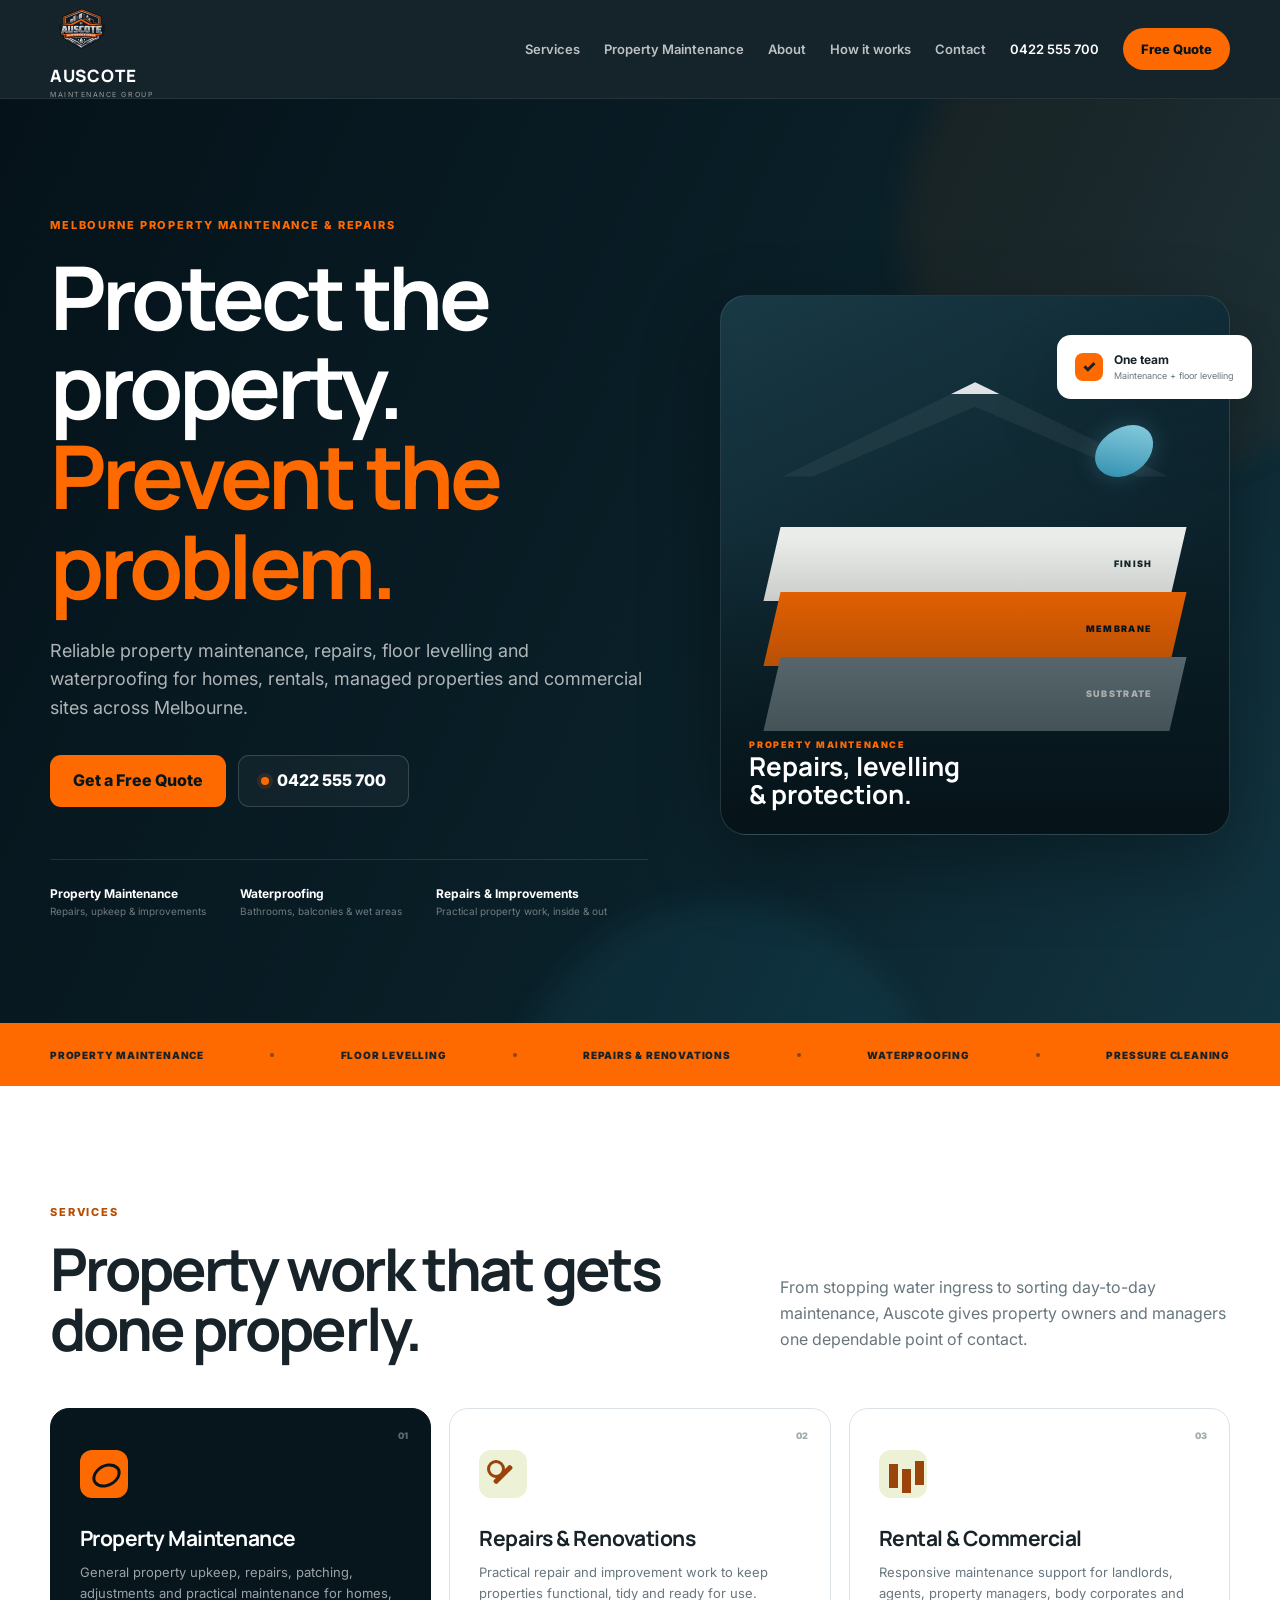
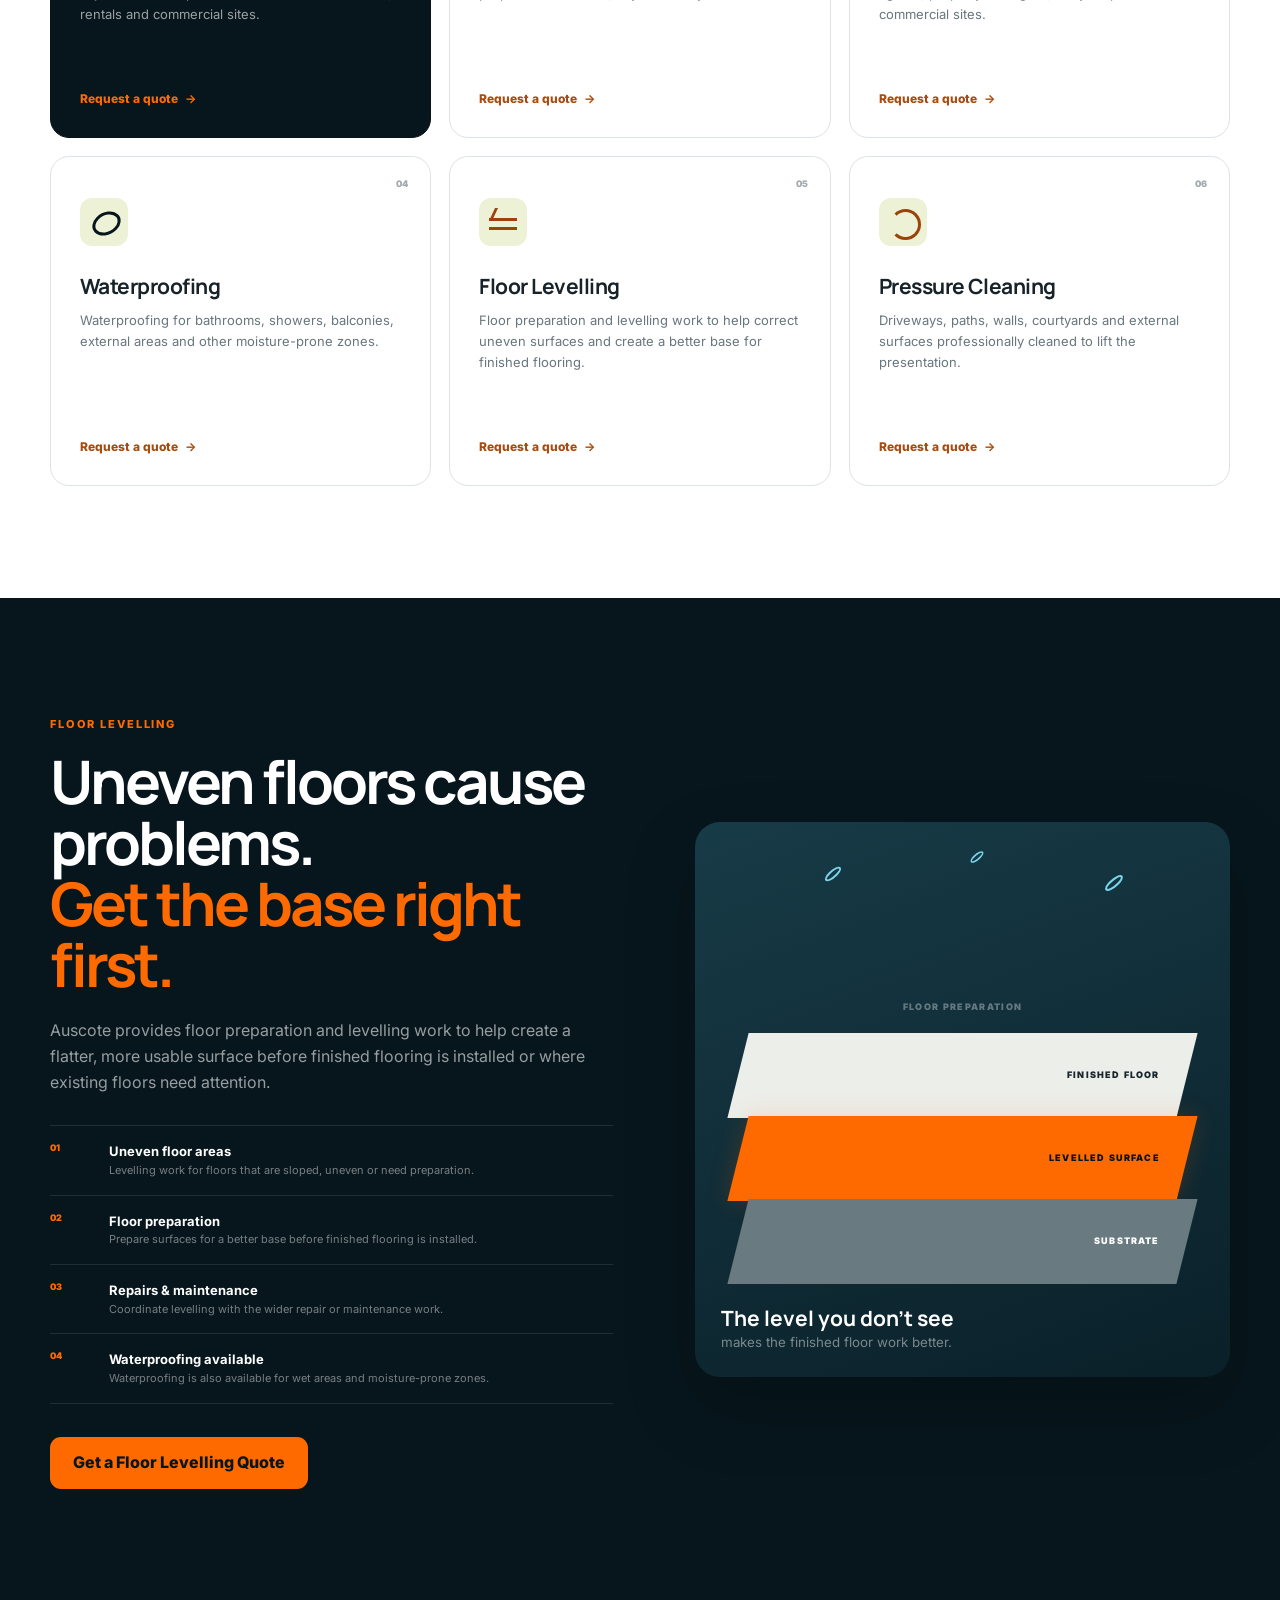
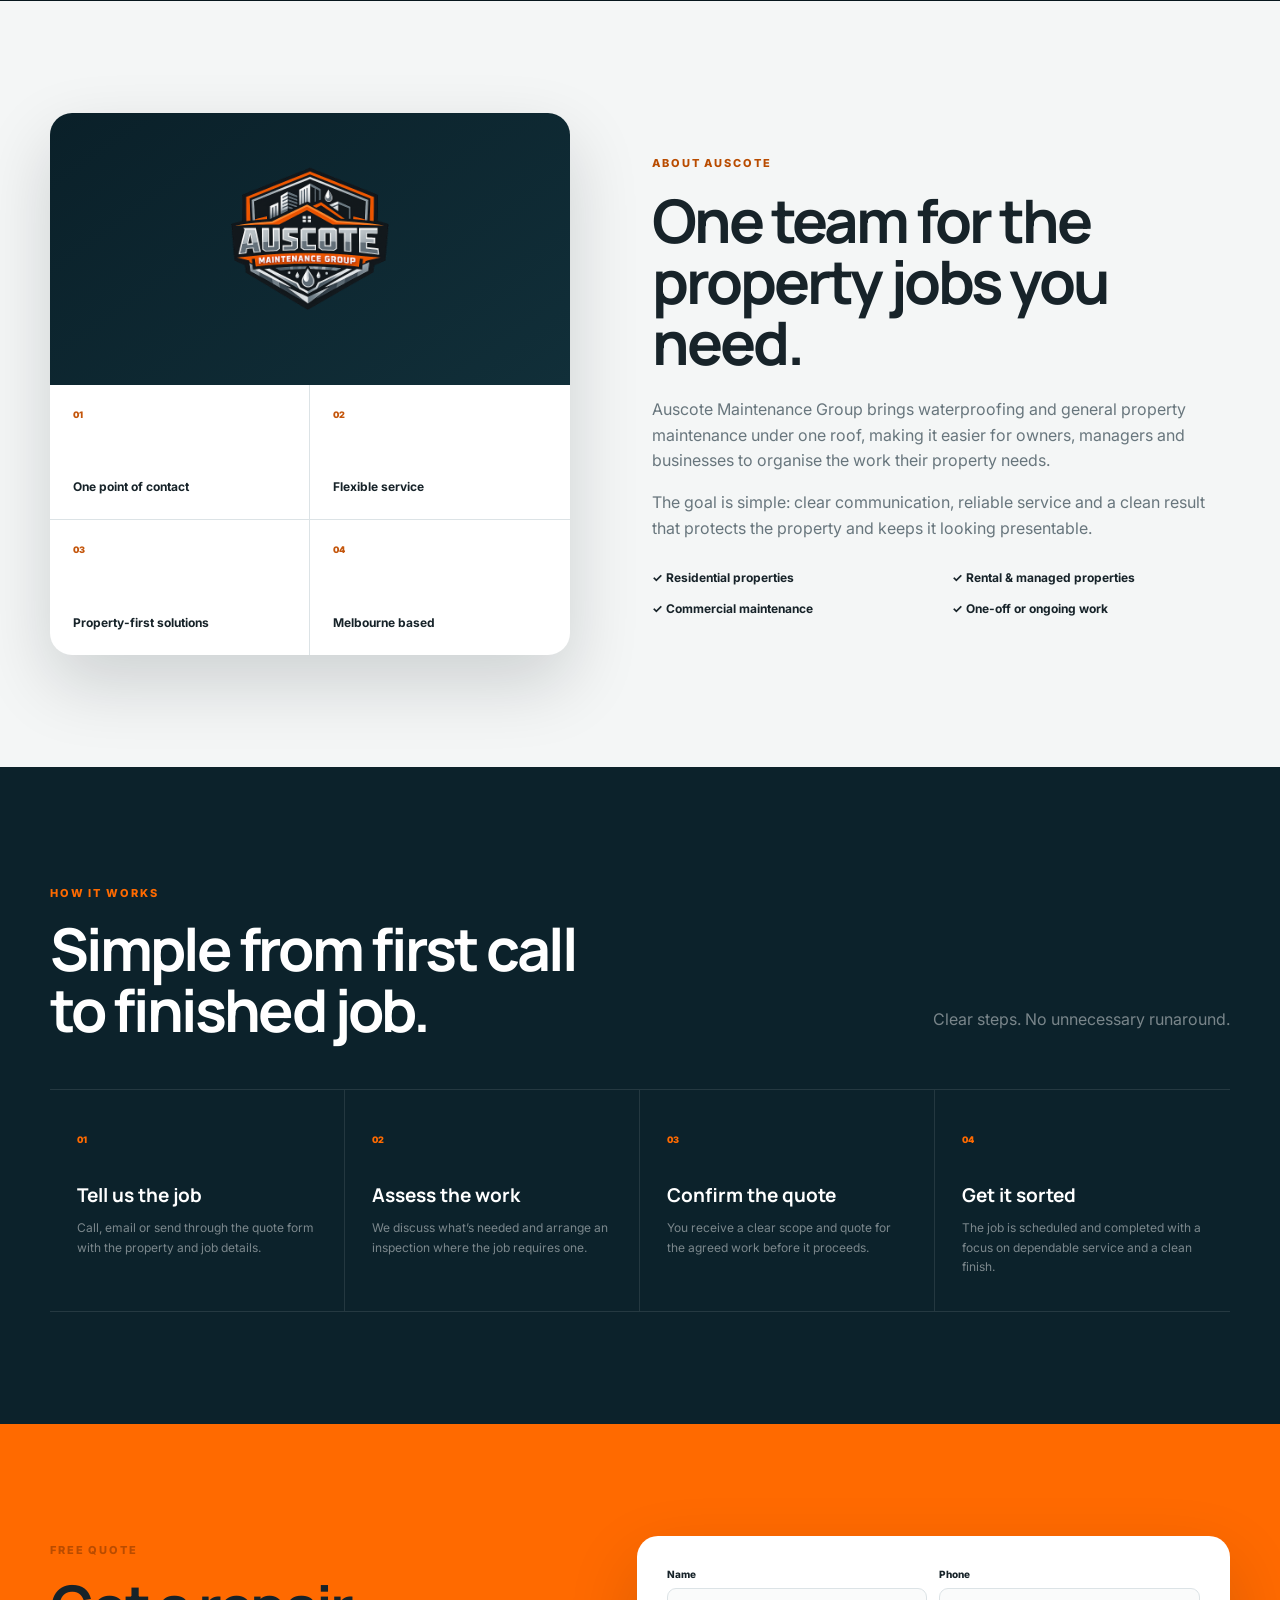
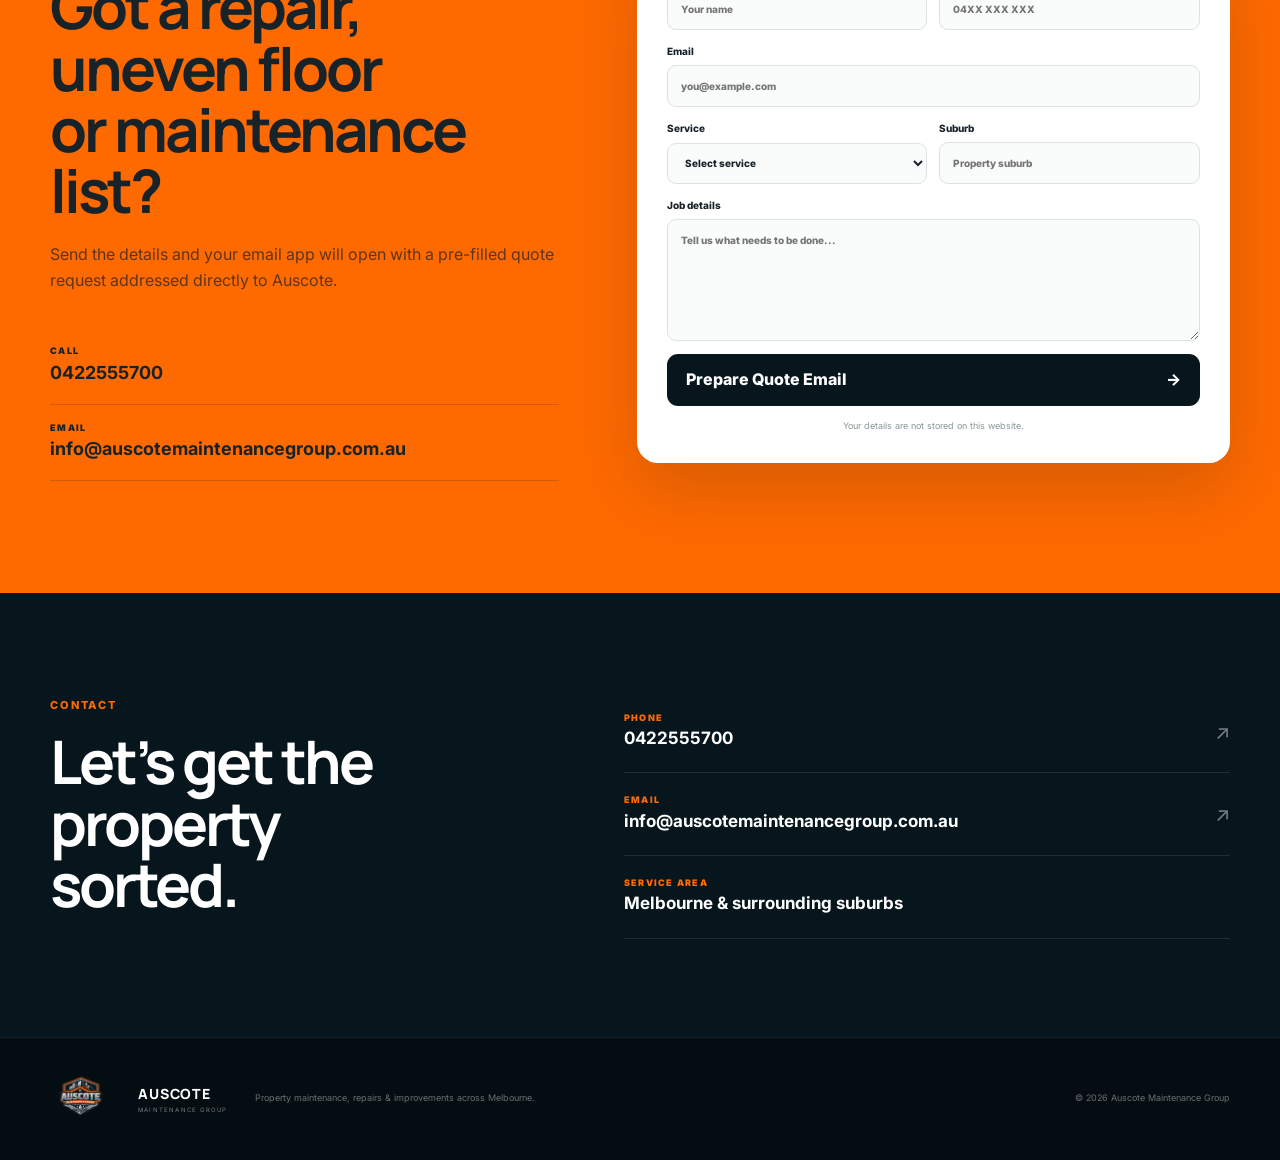
<file: index.html>
<!DOCTYPE html>
<html lang="en">
<head>
  <meta charset="UTF-8" />
  <meta name="viewport" content="width=device-width, initial-scale=1.0" />
  <meta name="theme-color" content="#08161c" />
  <meta name="description" content="Auscote Maintenance Group provides waterproofing and property maintenance services across Melbourne for residential, rental and commercial properties." />
  <title>Auscote Maintenance Group | Property Maintenance Melbourne</title>
  <link rel="preconnect" href="https://fonts.googleapis.com">
  <link rel="preconnect" href="https://fonts.gstatic.com" crossorigin>
  <link href="https://fonts.googleapis.com/css2?family=Inter:wght@400;500;600;700;800&family=Manrope:wght@600;700;800&display=swap" rel="stylesheet">
  <link rel="stylesheet" href="styles.css" />
</head>
<body>

<header class="site-header">
  <div class="container nav">
    <a class="brand" href="#top" aria-label="Auscote Maintenance Group home">
      <img src="auscote-logo.png" alt="Auscote Maintenance Group logo">
      <span class="header-wordmark"><strong>AUSCOTE</strong><small>MAINTENANCE GROUP</small></span>
    </a>

    <button class="menu-btn" aria-label="Open navigation" aria-expanded="false">
      <span></span><span></span><span></span>
    </button>

    <nav class="nav-links">
      <a href="#services">Services</a>
      <a href="#services">Property Maintenance</a>
      <a href="#about">About</a>
      <a href="#process">How it works</a>
      <a href="#contact">Contact</a>
      <a class="nav-call" href="tel:0422555700">0422 555 700</a>
      <a class="nav-quote" href="#quote">Free Quote</a>
    </nav>
  </div>
</header>

<main id="top">
  <section class="hero">
    <div class="hero-glow glow-one"></div>
    <div class="hero-glow glow-two"></div>
    <div class="hero-lines"></div>

    <div class="container hero-grid">
      <div class="hero-copy">
        <span class="eyebrow">MELBOURNE PROPERTY MAINTENANCE & REPAIRS</span>
        <h1>Protect the property.<br><span>Prevent the problem.</span></h1>
        <p class="hero-lead">
          Reliable property maintenance, repairs, floor levelling and waterproofing for homes,
          rentals, managed properties and commercial sites across Melbourne.
        </p>

        <div class="hero-actions">
          <a class="btn primary" href="#quote">Get a Free Quote</a>
          <a class="btn ghost" href="tel:0422555700">
            <span class="phone-dot"></span>
            0422 555 700
          </a>
        </div>

        <div class="trust-row">
          <div>
            <strong>Property Maintenance</strong>
            <span>Repairs, upkeep & improvements</span>
          </div>
          <div>
            <strong>Waterproofing</strong>
            <span>Bathrooms, balconies & wet areas</span>
          </div>
          <div>
            <strong>Repairs & Improvements</strong>
            <span>Practical property work, inside & out</span>
          </div>
        </div>
      </div>

      <div class="hero-feature">
        <div class="feature-frame">
          <div class="feature-roof"></div>
          <div class="feature-surface s1"><span>FINISH</span></div>
          <div class="feature-surface s2"><span>MEMBRANE</span></div>
          <div class="feature-surface s3"><span>SUBSTRATE</span></div>
          <div class="feature-drop"></div>

          <div class="feature-copy">
            <small>PROPERTY MAINTENANCE</small>
            <strong>Repairs, levelling<br>& protection.</strong>
          </div>
        </div>

        <div class="floating-card">
          <span class="tick">✓</span>
          <div>
            <strong>One team</strong>
            <small>Maintenance + floor levelling</small>
          </div>
        </div>
      </div>
    </div>
  </section>

  <section class="credential-strip">
    <div class="container credential-row">
      <span>Property maintenance</span>
      <i></i>
      <span>Floor levelling</span>
      <i></i>
      <span>Repairs & renovations</span>
      <i></i>
      <span>Waterproofing</span>
      <i></i>
      <span>Pressure cleaning</span>
    </div>
  </section>

  <section class="section services" id="services">
    <div class="container">
      <div class="section-intro">
        <div>
          <span class="eyebrow dark">SERVICES</span>
          <h2>Property work that gets<br>done properly.</h2>
        </div>
        <p>
          From stopping water ingress to sorting day-to-day maintenance,
          Auscote gives property owners and managers one dependable point of contact.
        </p>
      </div>

      <div class="service-grid">
        <article class="service-card service-primary">
          <span class="service-index">01</span>
          <div class="icon icon-drop"></div>
          <h3>Property Maintenance</h3>
          <p>General property upkeep, repairs, patching, adjustments and practical maintenance for homes, rentals and commercial sites.</p>
          <a href="#quote">Request a quote <b>→</b></a>
        </article>

        <article class="service-card">
          <span class="service-index">02</span>
          <div class="icon icon-tool"></div>
          <h3>Repairs & Renovations</h3>
          <p>Practical repair and improvement work to keep properties functional, tidy and ready for use.</p>
          <a href="#quote">Request a quote <b>→</b></a>
        </article>

        <article class="service-card">
          <span class="service-index">03</span>
          <div class="icon icon-building"></div>
          <h3>Rental & Commercial</h3>
          <p>Responsive maintenance support for landlords, agents, property managers, body corporates and commercial sites.</p>
          <a href="#quote">Request a quote <b>→</b></a>
        </article>

        <article class="service-card">
          <span class="service-index">04</span>
          <div class="icon icon-drop"></div>
          <h3>Waterproofing</h3>
          <p>Waterproofing for bathrooms, showers, balconies, external areas and other moisture-prone zones.</p>
          <a href="#quote">Request a quote <b>→</b></a>
        </article>

        <article class="service-card">
          <span class="service-index">05</span>
          <div class="icon icon-level"></div>
          <h3>Floor Levelling</h3>
          <p>Floor preparation and levelling work to help correct uneven surfaces and create a better base for finished flooring.</p>
          <a href="#quote">Request a quote <b>→</b></a>
        </article>

        <article class="service-card">
          <span class="service-index">06</span>
          <div class="icon icon-clean"></div>
          <h3>Pressure Cleaning</h3>
          <p>Driveways, paths, walls, courtyards and external surfaces professionally cleaned to lift the presentation.</p>
          <a href="#quote">Request a quote <b>→</b></a>
        </article>
      </div>
    </div>
  </section>

  <section class="waterproofing" id="waterproofing">
    <div class="container waterproof-grid">
      <div class="waterproof-copy">
        <span class="eyebrow">FLOOR LEVELLING</span>
        <h2>Uneven floors cause problems.<br><span>Get the base right first.</span></h2>
        <p>
          Auscote provides floor preparation and levelling work to help create a flatter,
          more usable surface before finished flooring is installed or where existing floors
          need attention.
        </p>

        <div class="waterproof-list">
          <div><span class="number">01</span><div><strong>Uneven floor areas</strong><small>Levelling work for floors that are sloped, uneven or need preparation.</small></div></div>
          <div><span class="number">02</span><div><strong>Floor preparation</strong><small>Prepare surfaces for a better base before finished flooring is installed.</small></div></div>
          <div><span class="number">03</span><div><strong>Repairs & maintenance</strong><small>Coordinate levelling with the wider repair or maintenance work.</small></div></div>
          <div><span class="number">04</span><div><strong>Waterproofing available</strong><small>Waterproofing is also available for wet areas and moisture-prone zones.</small></div></div>
        </div>

        <a class="btn primary" href="#quote">Get a Floor Levelling Quote</a>
      </div>

      <div class="waterproof-art">
        <div class="art-top">
          <span>FLOOR PREPARATION</span>
          <div class="rain r1"></div>
          <div class="rain r2"></div>
          <div class="rain r3"></div>
        </div>
        <div class="art-layer top-layer"><span>FINISHED FLOOR</span></div>
        <div class="art-layer membrane-layer"><span>LEVELLED SURFACE</span></div>
        <div class="art-layer base-layer"><span>SUBSTRATE</span></div>
        <div class="art-note">
          <strong>The level you don’t see</strong>
          <small>makes the finished floor work better.</small>
        </div>
      </div>
    </div>
  </section>

  <section class="section about" id="about">
    <div class="container about-grid">
      <div class="about-card">
        <div class="about-logo">
          <img src="auscote-logo.png" alt="Auscote Maintenance Group">
        </div>

        <div class="about-metrics">
          <div>
            <span>01</span>
            <strong>One point of contact</strong>
          </div>
          <div>
            <span>02</span>
            <strong>Flexible service</strong>
          </div>
          <div>
            <span>03</span>
            <strong>Property-first solutions</strong>
          </div>
          <div>
            <span>04</span>
            <strong>Melbourne based</strong>
          </div>
        </div>
      </div>

      <div class="about-copy">
        <span class="eyebrow dark">ABOUT AUSCOTE</span>
        <h2>One team for the<br>property jobs you need.</h2>
        <p>
          Auscote Maintenance Group brings waterproofing and general property maintenance
          under one roof, making it easier for owners, managers and businesses to organise
          the work their property needs.
        </p>
        <p>
          The goal is simple: clear communication, reliable service and a clean result that
          protects the property and keeps it looking presentable.
        </p>

        <div class="checks">
          <span>✓ Residential properties</span>
          <span>✓ Rental & managed properties</span>
          <span>✓ Commercial maintenance</span>
          <span>✓ One-off or ongoing work</span>
        </div>
      </div>
    </div>
  </section>

  <section class="process" id="process">
    <div class="container">
      <div class="section-intro process-intro">
        <div>
          <span class="eyebrow">HOW IT WORKS</span>
          <h2>Simple from first call<br>to finished job.</h2>
        </div>
        <p>Clear steps. No unnecessary runaround.</p>
      </div>

      <div class="process-grid">
        <article>
          <span>01</span>
          <h3>Tell us the job</h3>
          <p>Call, email or send through the quote form with the property and job details.</p>
        </article>
        <article>
          <span>02</span>
          <h3>Assess the work</h3>
          <p>We discuss what’s needed and arrange an inspection where the job requires one.</p>
        </article>
        <article>
          <span>03</span>
          <h3>Confirm the quote</h3>
          <p>You receive a clear scope and quote for the agreed work before it proceeds.</p>
        </article>
        <article>
          <span>04</span>
          <h3>Get it sorted</h3>
          <p>The job is scheduled and completed with a focus on dependable service and a clean finish.</p>
        </article>
      </div>
    </div>
  </section>

  <section class="quote" id="quote">
    <div class="container quote-grid">
      <div class="quote-copy">
        <span class="eyebrow dark">FREE QUOTE</span>
        <h2>Got a repair, uneven floor<br>or maintenance list?</h2>
        <p>
          Send the details and your email app will open with a pre-filled quote request
          addressed directly to Auscote.
        </p>

        <div class="contact-stack">
          <a href="tel:0422555700">
            <small>CALL</small>
            <strong>0422555700</strong>
          </a>
          <a href="mailto:info@auscotemaintenancegroup.com.au">
            <small>EMAIL</small>
            <strong>info@auscotemaintenancegroup.com.au</strong>
          </a>
        </div>
      </div>

      <form class="quote-form" id="quoteForm">
        <div class="form-row">
          <label>
            Name
            <input name="name" type="text" placeholder="Your name" required>
          </label>
          <label>
            Phone
            <input name="phone" type="tel" placeholder="04XX XXX XXX" required>
          </label>
        </div>

        <label>
          Email
          <input name="email" type="email" placeholder="you@example.com" required>
        </label>

        <div class="form-row">
          <label>
            Service
            <select name="service" required>
              <option value="">Select service</option>
              <option>Property Maintenance</option>
              <option>Floor Levelling</option>
              <option>Repairs & Renovations</option>
              <option>Pressure Cleaning</option>
              <option>Waterproofing</option>
              <option>Rental / Commercial Maintenance</option>
              <option>Other</option>
            </select>
          </label>
          <label>
            Suburb
            <input name="suburb" type="text" placeholder="Property suburb">
          </label>
        </div>

        <label>
          Job details
          <textarea name="message" rows="6" placeholder="Tell us what needs to be done..." required></textarea>
        </label>

        <button class="btn form-btn" type="submit">Prepare Quote Email <span>→</span></button>
        <small class="form-note">Your details are not stored on this website.</small>
      </form>
    </div>
  </section>

  <section class="contact" id="contact">
    <div class="container contact-grid">
      <div>
        <span class="eyebrow">CONTACT</span>
        <h2>Let’s get the property<br>sorted.</h2>
      </div>

      <div class="contact-links">
        <a href="tel:0422555700">
          <div>
            <small>PHONE</small>
            <strong>0422555700</strong>
          </div>
          <span>↗</span>
        </a>

        <a href="mailto:info@auscotemaintenancegroup.com.au">
          <div>
            <small>EMAIL</small>
            <strong>info@auscotemaintenancegroup.com.au</strong>
          </div>
          <span>↗</span>
        </a>

        <div class="service-area">
          <div>
            <small>SERVICE AREA</small>
            <strong>Melbourne & surrounding suburbs</strong>
          </div>
        </div>
      </div>
    </div>
  </section>
</main>

<footer>
  <div class="container footer">
    <div class="footer-brand"><img src="auscote-logo.png" alt="Auscote Maintenance Group"><span><strong>AUSCOTE</strong><small>MAINTENANCE GROUP</small></span></div>
    <p>Property maintenance, repairs & improvements across Melbourne.</p>
    <small>© <span id="year"></span> Auscote Maintenance Group</small>
  </div>
</footer>

<div class="mobile-cta">
  <a href="tel:0422555700">Call Now</a>
  <a href="#quote">Free Quote</a>
</div>

<script src="script.js"></script>
</body>
</html>
</file>
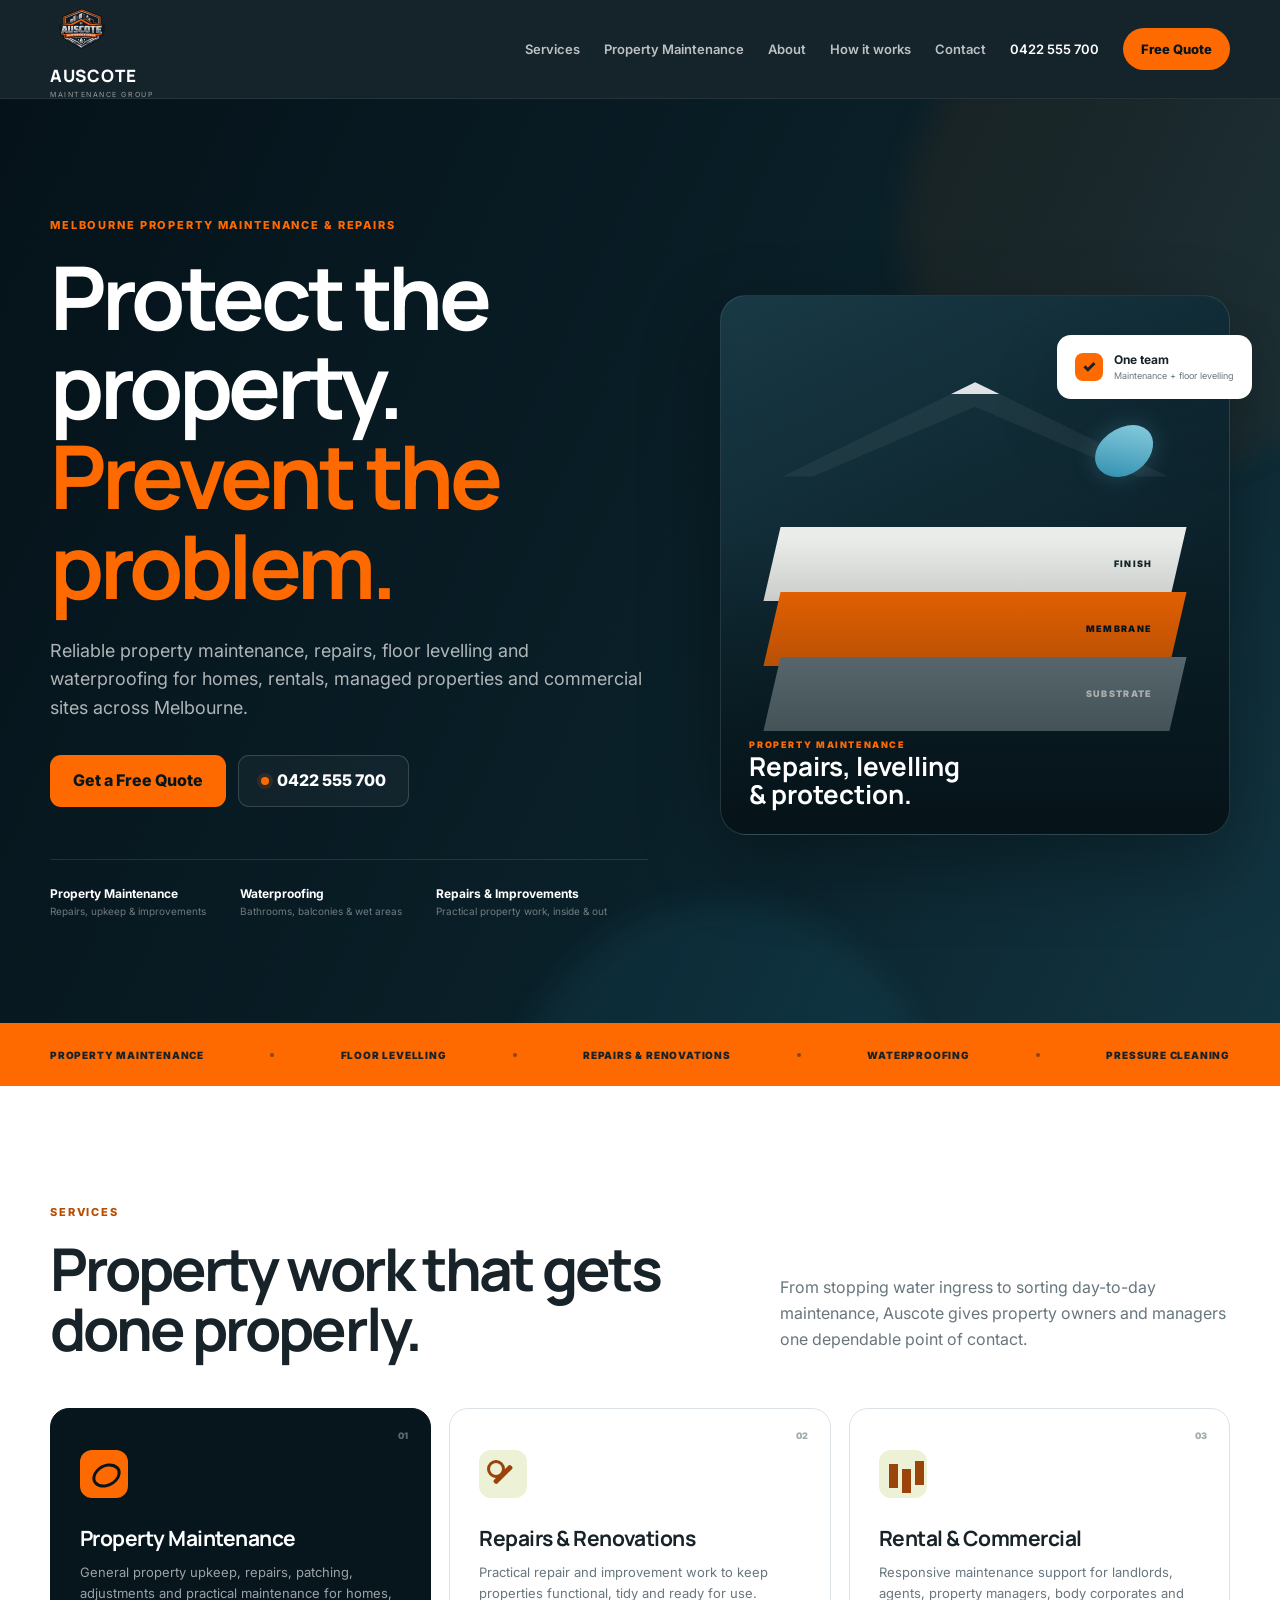
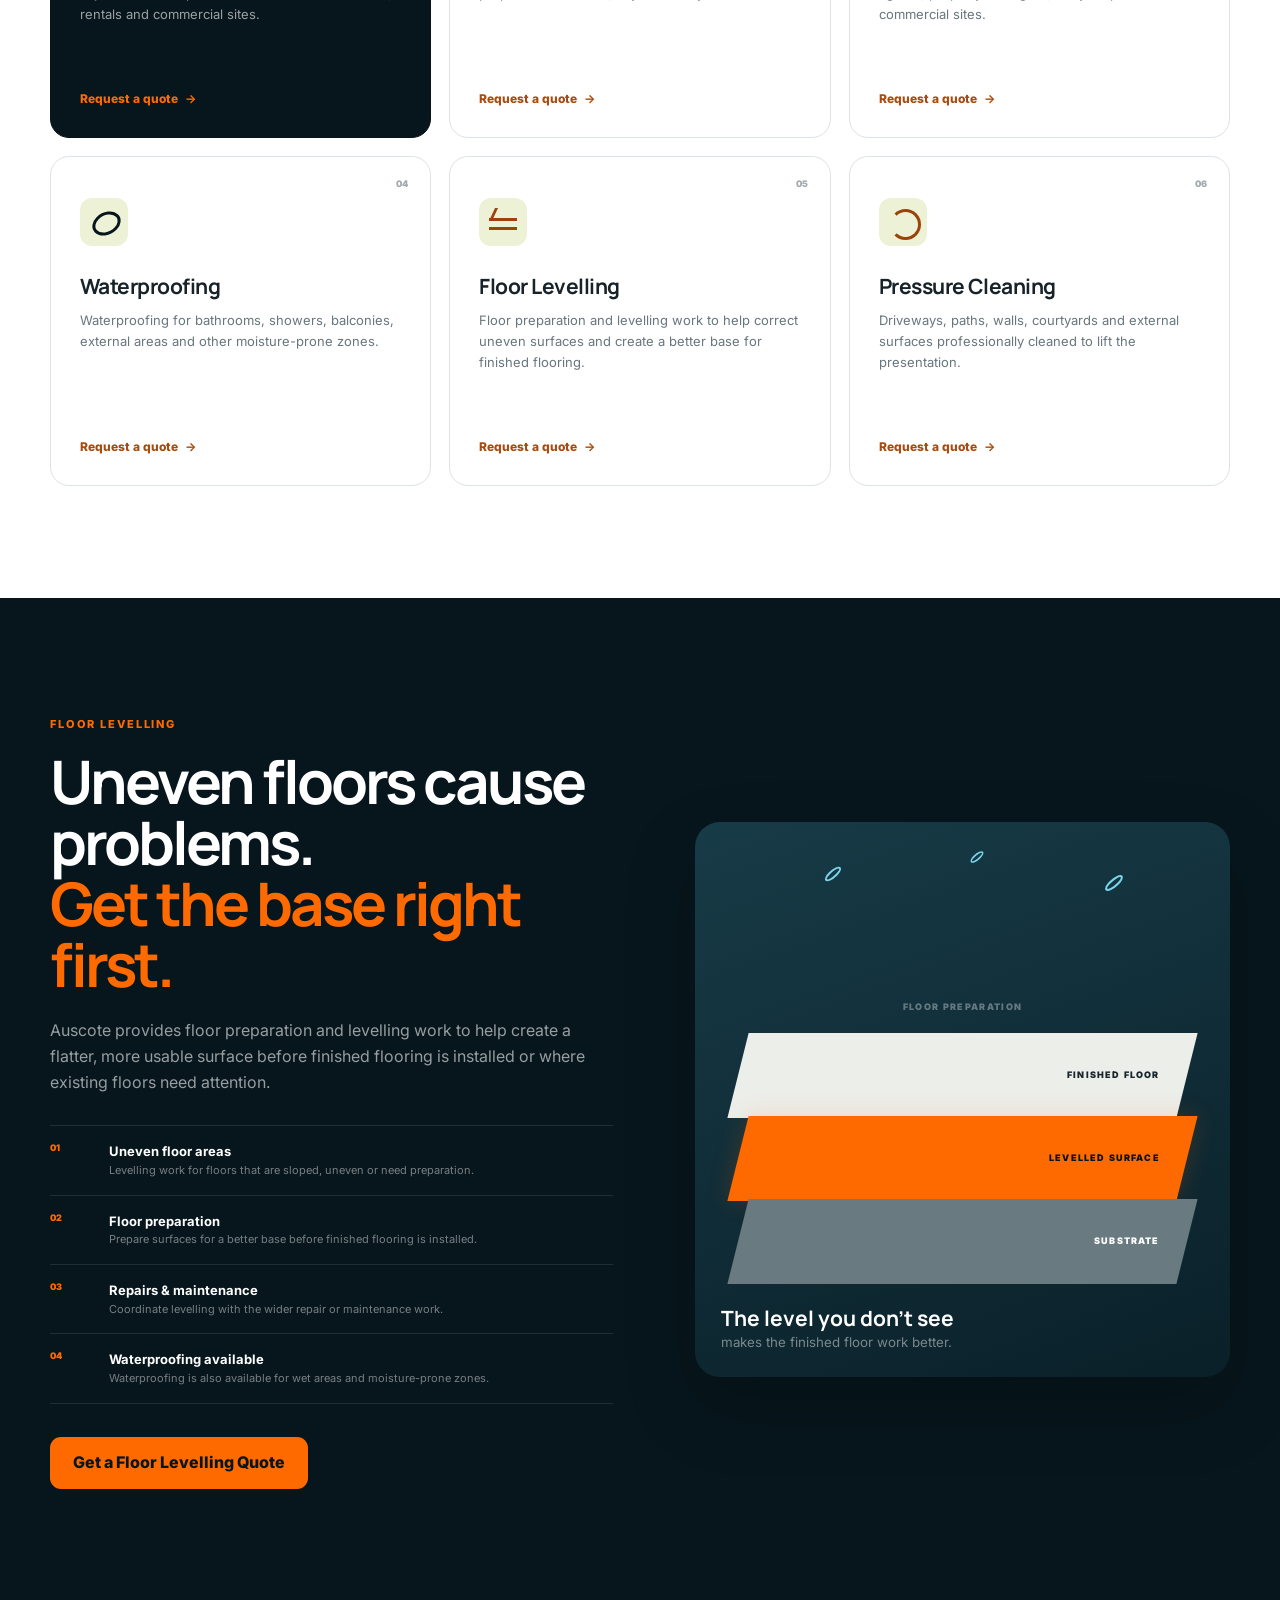
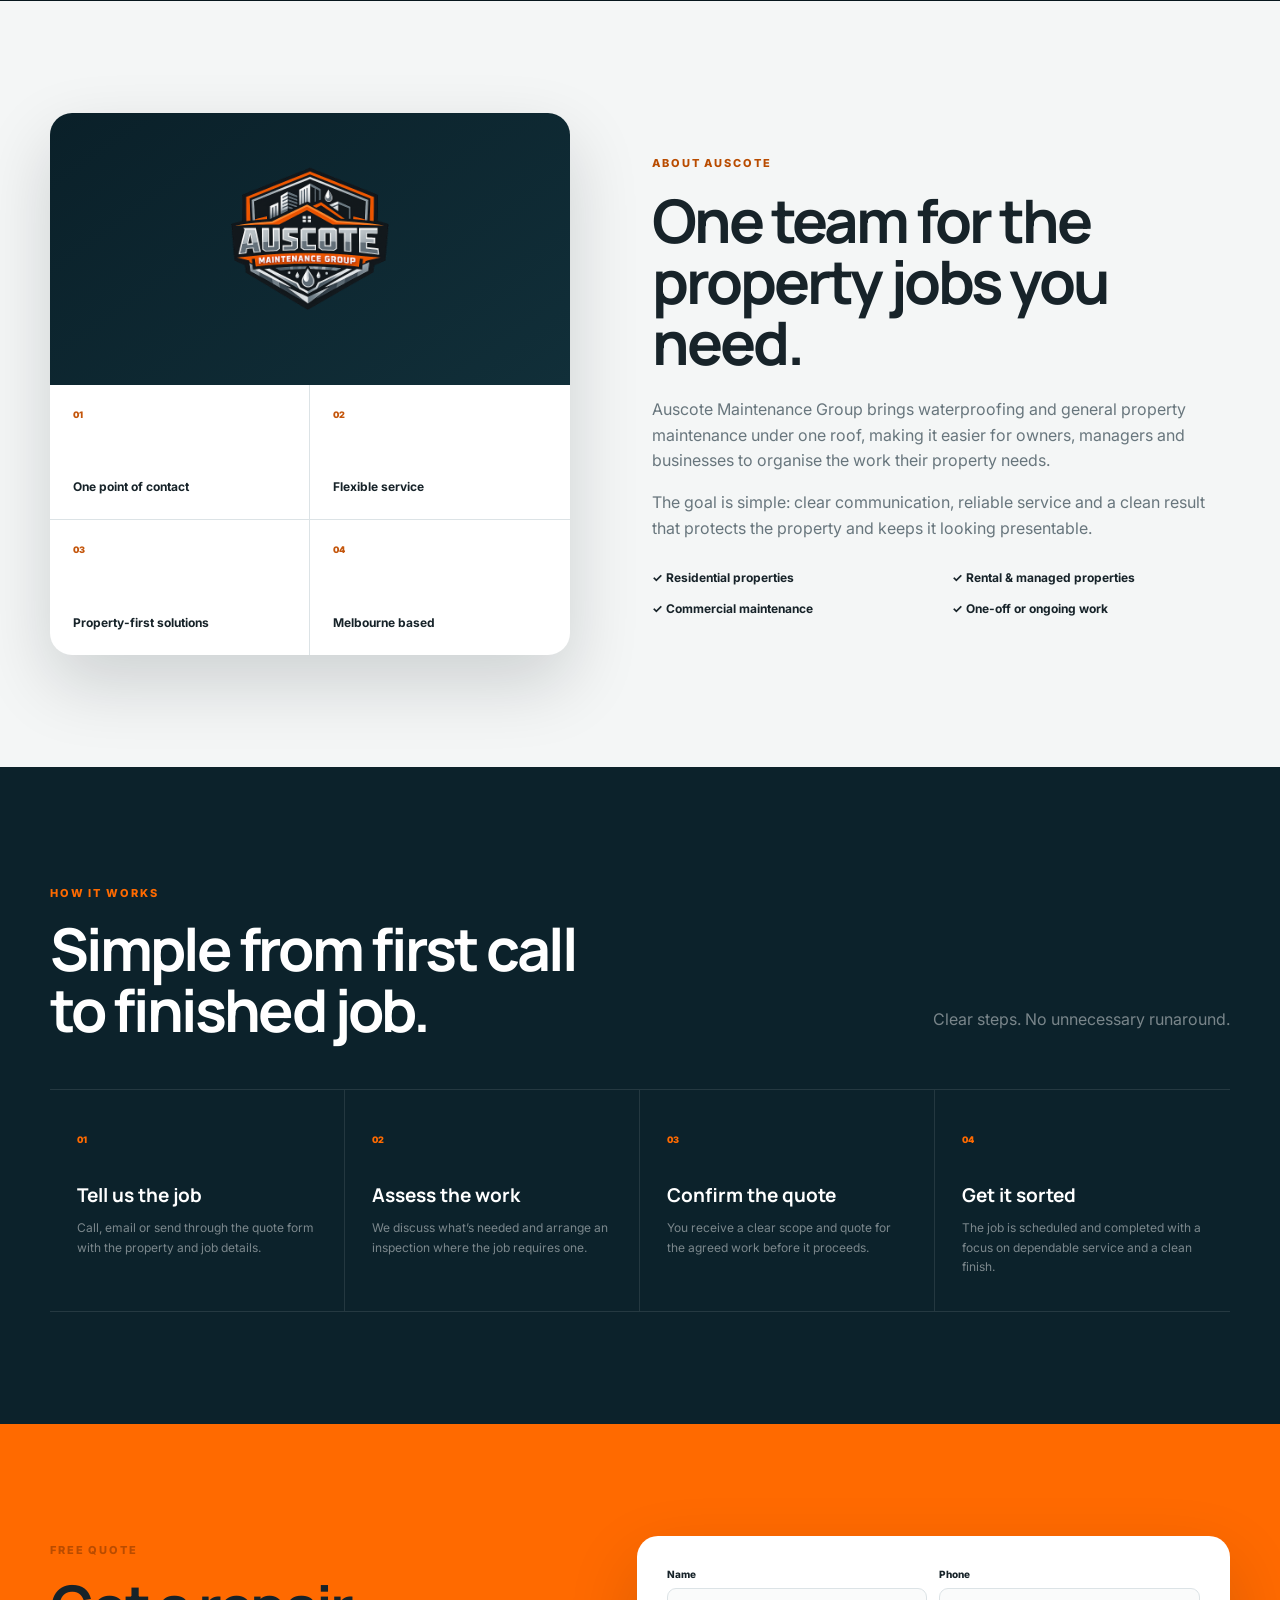
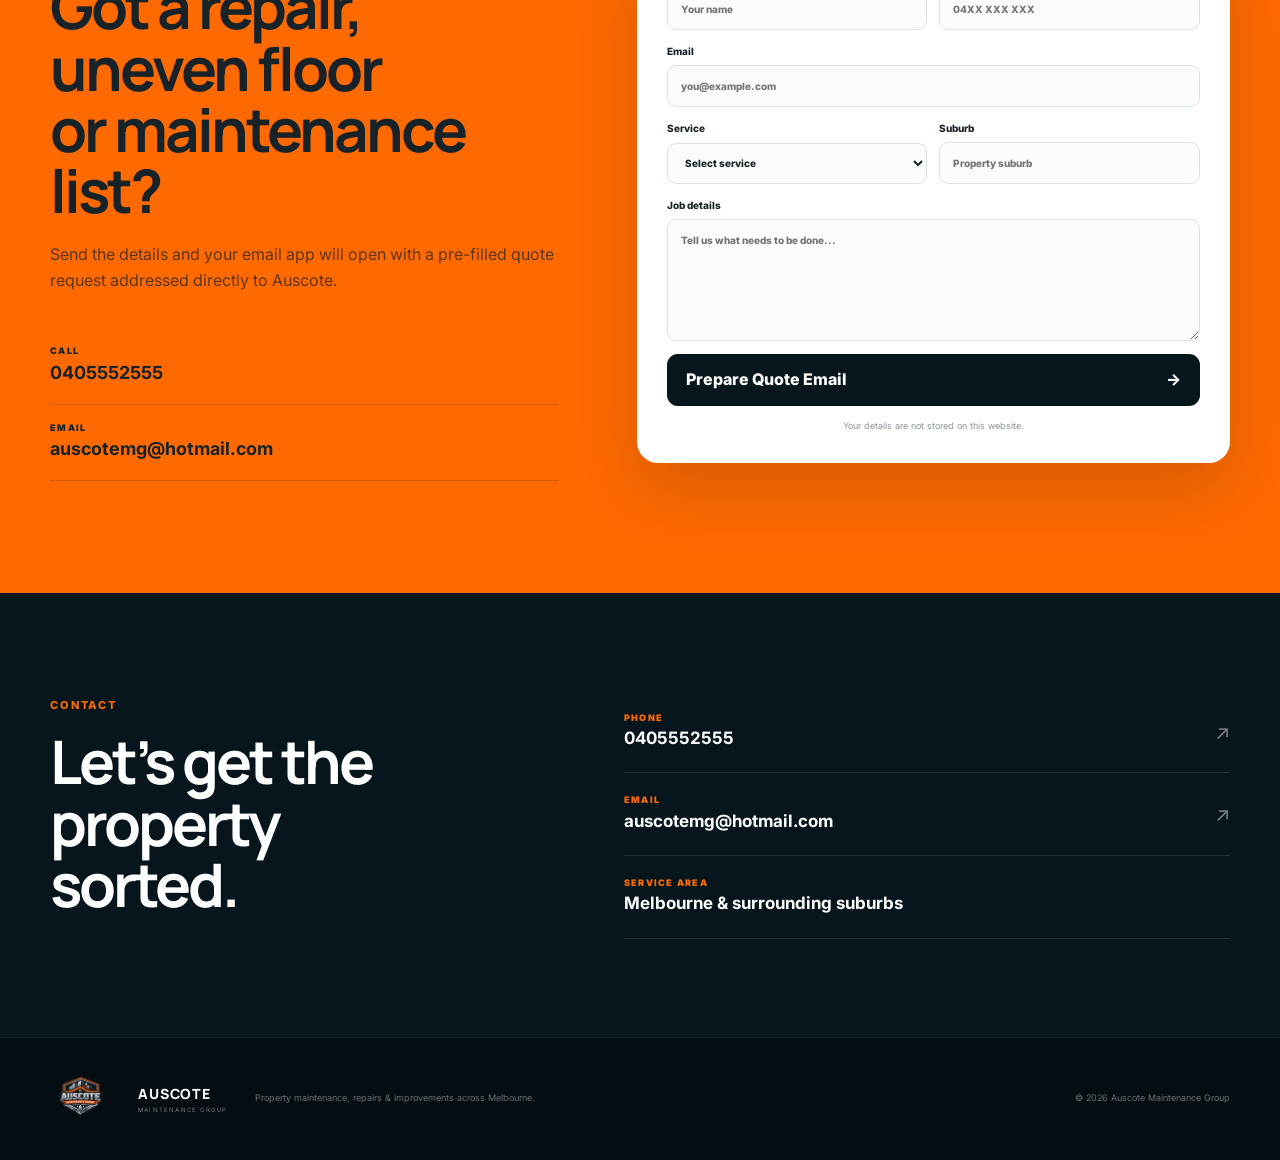
<file: Auscote-Premium-Final-Website (3) 2/index.html>
<!DOCTYPE html>
<html lang="en">
<head>
  <meta charset="UTF-8" />
  <meta name="viewport" content="width=device-width, initial-scale=1.0" />
  <meta name="theme-color" content="#08161c" />
  <meta name="description" content="Auscote Maintenance Group provides waterproofing and property maintenance services across Melbourne for residential, rental and commercial properties." />
  <title>Auscote Maintenance Group | Property Maintenance Melbourne</title>
  <link rel="preconnect" href="https://fonts.googleapis.com">
  <link rel="preconnect" href="https://fonts.gstatic.com" crossorigin>
  <link href="https://fonts.googleapis.com/css2?family=Inter:wght@400;500;600;700;800&family=Manrope:wght@600;700;800&display=swap" rel="stylesheet">
  <link rel="stylesheet" href="styles.css" />
</head>
<body>

<header class="site-header">
  <div class="container nav">
    <a class="brand" href="#top" aria-label="Auscote Maintenance Group home">
      <img src="assets/auscote-logo.png" alt="Auscote Maintenance Group logo">
      <span class="header-wordmark"><strong>AUSCOTE</strong><small>MAINTENANCE GROUP</small></span>
    </a>

    <button class="menu-btn" aria-label="Open navigation" aria-expanded="false">
      <span></span><span></span><span></span>
    </button>

    <nav class="nav-links">
      <a href="#services">Services</a>
      <a href="#services">Property Maintenance</a>
      <a href="#about">About</a>
      <a href="#process">How it works</a>
      <a href="#contact">Contact</a>
      <a class="nav-call" href="tel:0422555700">0422 555 700</a>
      <a class="nav-quote" href="#quote">Free Quote</a>
    </nav>
  </div>
</header>

<main id="top">
  <section class="hero">
    <div class="hero-glow glow-one"></div>
    <div class="hero-glow glow-two"></div>
    <div class="hero-lines"></div>

    <div class="container hero-grid">
      <div class="hero-copy">
        <span class="eyebrow">MELBOURNE PROPERTY MAINTENANCE & REPAIRS</span>
        <h1>Protect the property.<br><span>Prevent the problem.</span></h1>
        <p class="hero-lead">
          Reliable property maintenance, repairs, floor levelling and waterproofing for homes,
          rentals, managed properties and commercial sites across Melbourne.
        </p>

        <div class="hero-actions">
          <a class="btn primary" href="#quote">Get a Free Quote</a>
          <a class="btn ghost" href="tel:0422555700">
            <span class="phone-dot"></span>
            0422 555 700
          </a>
        </div>

        <div class="trust-row">
          <div>
            <strong>Property Maintenance</strong>
            <span>Repairs, upkeep & improvements</span>
          </div>
          <div>
            <strong>Waterproofing</strong>
            <span>Bathrooms, balconies & wet areas</span>
          </div>
          <div>
            <strong>Repairs & Improvements</strong>
            <span>Practical property work, inside & out</span>
          </div>
        </div>
      </div>

      <div class="hero-feature">
        <div class="feature-frame">
          <div class="feature-roof"></div>
          <div class="feature-surface s1"><span>FINISH</span></div>
          <div class="feature-surface s2"><span>MEMBRANE</span></div>
          <div class="feature-surface s3"><span>SUBSTRATE</span></div>
          <div class="feature-drop"></div>

          <div class="feature-copy">
            <small>PROPERTY MAINTENANCE</small>
            <strong>Repairs, levelling<br>& protection.</strong>
          </div>
        </div>

        <div class="floating-card">
          <span class="tick">✓</span>
          <div>
            <strong>One team</strong>
            <small>Maintenance + floor levelling</small>
          </div>
        </div>
      </div>
    </div>
  </section>

  <section class="credential-strip">
    <div class="container credential-row">
      <span>Property maintenance</span>
      <i></i>
      <span>Floor levelling</span>
      <i></i>
      <span>Repairs & renovations</span>
      <i></i>
      <span>Waterproofing</span>
      <i></i>
      <span>Pressure cleaning</span>
    </div>
  </section>

  <section class="section services" id="services">
    <div class="container">
      <div class="section-intro">
        <div>
          <span class="eyebrow dark">SERVICES</span>
          <h2>Property work that gets<br>done properly.</h2>
        </div>
        <p>
          From stopping water ingress to sorting day-to-day maintenance,
          Auscote gives property owners and managers one dependable point of contact.
        </p>
      </div>

      <div class="service-grid">
        <article class="service-card service-primary">
          <span class="service-index">01</span>
          <div class="icon icon-drop"></div>
          <h3>Property Maintenance</h3>
          <p>General property upkeep, repairs, patching, adjustments and practical maintenance for homes, rentals and commercial sites.</p>
          <a href="#quote">Request a quote <b>→</b></a>
        </article>

        <article class="service-card">
          <span class="service-index">02</span>
          <div class="icon icon-tool"></div>
          <h3>Repairs & Renovations</h3>
          <p>Practical repair and improvement work to keep properties functional, tidy and ready for use.</p>
          <a href="#quote">Request a quote <b>→</b></a>
        </article>

        <article class="service-card">
          <span class="service-index">03</span>
          <div class="icon icon-building"></div>
          <h3>Rental & Commercial</h3>
          <p>Responsive maintenance support for landlords, agents, property managers, body corporates and commercial sites.</p>
          <a href="#quote">Request a quote <b>→</b></a>
        </article>

        <article class="service-card">
          <span class="service-index">04</span>
          <div class="icon icon-drop"></div>
          <h3>Waterproofing</h3>
          <p>Waterproofing for bathrooms, showers, balconies, external areas and other moisture-prone zones.</p>
          <a href="#quote">Request a quote <b>→</b></a>
        </article>

        <article class="service-card">
          <span class="service-index">05</span>
          <div class="icon icon-level"></div>
          <h3>Floor Levelling</h3>
          <p>Floor preparation and levelling work to help correct uneven surfaces and create a better base for finished flooring.</p>
          <a href="#quote">Request a quote <b>→</b></a>
        </article>

        <article class="service-card">
          <span class="service-index">06</span>
          <div class="icon icon-clean"></div>
          <h3>Pressure Cleaning</h3>
          <p>Driveways, paths, walls, courtyards and external surfaces professionally cleaned to lift the presentation.</p>
          <a href="#quote">Request a quote <b>→</b></a>
        </article>
      </div>
    </div>
  </section>

  <section class="waterproofing" id="waterproofing">
    <div class="container waterproof-grid">
      <div class="waterproof-copy">
        <span class="eyebrow">FLOOR LEVELLING</span>
        <h2>Uneven floors cause problems.<br><span>Get the base right first.</span></h2>
        <p>
          Auscote provides floor preparation and levelling work to help create a flatter,
          more usable surface before finished flooring is installed or where existing floors
          need attention.
        </p>

        <div class="waterproof-list">
          <div><span class="number">01</span><div><strong>Uneven floor areas</strong><small>Levelling work for floors that are sloped, uneven or need preparation.</small></div></div>
          <div><span class="number">02</span><div><strong>Floor preparation</strong><small>Prepare surfaces for a better base before finished flooring is installed.</small></div></div>
          <div><span class="number">03</span><div><strong>Repairs & maintenance</strong><small>Coordinate levelling with the wider repair or maintenance work.</small></div></div>
          <div><span class="number">04</span><div><strong>Waterproofing available</strong><small>Waterproofing is also available for wet areas and moisture-prone zones.</small></div></div>
        </div>

        <a class="btn primary" href="#quote">Get a Floor Levelling Quote</a>
      </div>

      <div class="waterproof-art">
        <div class="art-top">
          <span>FLOOR PREPARATION</span>
          <div class="rain r1"></div>
          <div class="rain r2"></div>
          <div class="rain r3"></div>
        </div>
        <div class="art-layer top-layer"><span>FINISHED FLOOR</span></div>
        <div class="art-layer membrane-layer"><span>LEVELLED SURFACE</span></div>
        <div class="art-layer base-layer"><span>SUBSTRATE</span></div>
        <div class="art-note">
          <strong>The level you don’t see</strong>
          <small>makes the finished floor work better.</small>
        </div>
      </div>
    </div>
  </section>

  <section class="section about" id="about">
    <div class="container about-grid">
      <div class="about-card">
        <div class="about-logo">
          <img src="assets/auscote-logo.png" alt="Auscote Maintenance Group">
        </div>

        <div class="about-metrics">
          <div>
            <span>01</span>
            <strong>One point of contact</strong>
          </div>
          <div>
            <span>02</span>
            <strong>Flexible service</strong>
          </div>
          <div>
            <span>03</span>
            <strong>Property-first solutions</strong>
          </div>
          <div>
            <span>04</span>
            <strong>Melbourne based</strong>
          </div>
        </div>
      </div>

      <div class="about-copy">
        <span class="eyebrow dark">ABOUT AUSCOTE</span>
        <h2>One team for the<br>property jobs you need.</h2>
        <p>
          Auscote Maintenance Group brings waterproofing and general property maintenance
          under one roof, making it easier for owners, managers and businesses to organise
          the work their property needs.
        </p>
        <p>
          The goal is simple: clear communication, reliable service and a clean result that
          protects the property and keeps it looking presentable.
        </p>

        <div class="checks">
          <span>✓ Residential properties</span>
          <span>✓ Rental & managed properties</span>
          <span>✓ Commercial maintenance</span>
          <span>✓ One-off or ongoing work</span>
        </div>
      </div>
    </div>
  </section>

  <section class="process" id="process">
    <div class="container">
      <div class="section-intro process-intro">
        <div>
          <span class="eyebrow">HOW IT WORKS</span>
          <h2>Simple from first call<br>to finished job.</h2>
        </div>
        <p>Clear steps. No unnecessary runaround.</p>
      </div>

      <div class="process-grid">
        <article>
          <span>01</span>
          <h3>Tell us the job</h3>
          <p>Call, email or send through the quote form with the property and job details.</p>
        </article>
        <article>
          <span>02</span>
          <h3>Assess the work</h3>
          <p>We discuss what’s needed and arrange an inspection where the job requires one.</p>
        </article>
        <article>
          <span>03</span>
          <h3>Confirm the quote</h3>
          <p>You receive a clear scope and quote for the agreed work before it proceeds.</p>
        </article>
        <article>
          <span>04</span>
          <h3>Get it sorted</h3>
          <p>The job is scheduled and completed with a focus on dependable service and a clean finish.</p>
        </article>
      </div>
    </div>
  </section>

  <section class="quote" id="quote">
    <div class="container quote-grid">
      <div class="quote-copy">
        <span class="eyebrow dark">FREE QUOTE</span>
        <h2>Got a repair, uneven floor<br>or maintenance list?</h2>
        <p>
          Send the details and your email app will open with a pre-filled quote request
          addressed directly to Auscote.
        </p>

        <div class="contact-stack">
          <a href="tel:0405552555">
            <small>CALL</small>
            <strong>0405552555</strong>
          </a>
          <a href="mailto:auscotemg@hotmail.com">
            <small>EMAIL</small>
            <strong>auscotemg@hotmail.com</strong>
          </a>
        </div>
      </div>

      <form class="quote-form" id="quoteForm">
        <div class="form-row">
          <label>
            Name
            <input name="name" type="text" placeholder="Your name" required>
          </label>
          <label>
            Phone
            <input name="phone" type="tel" placeholder="04XX XXX XXX" required>
          </label>
        </div>

        <label>
          Email
          <input name="email" type="email" placeholder="you@example.com" required>
        </label>

        <div class="form-row">
          <label>
            Service
            <select name="service" required>
              <option value="">Select service</option>
              <option>Property Maintenance</option>
              <option>Floor Levelling</option>
              <option>Repairs & Renovations</option>
              <option>Pressure Cleaning</option>
              <option>Waterproofing</option>
              <option>Rental / Commercial Maintenance</option>
              <option>Other</option>
            </select>
          </label>
          <label>
            Suburb
            <input name="suburb" type="text" placeholder="Property suburb">
          </label>
        </div>

        <label>
          Job details
          <textarea name="message" rows="6" placeholder="Tell us what needs to be done..." required></textarea>
        </label>

        <button class="btn form-btn" type="submit">Prepare Quote Email <span>→</span></button>
        <small class="form-note">Your details are not stored on this website.</small>
      </form>
    </div>
  </section>

  <section class="contact" id="contact">
    <div class="container contact-grid">
      <div>
        <span class="eyebrow">CONTACT</span>
        <h2>Let’s get the property<br>sorted.</h2>
      </div>

      <div class="contact-links">
        <a href="tel:0405552555">
          <div>
            <small>PHONE</small>
            <strong>0405552555</strong>
          </div>
          <span>↗</span>
        </a>

        <a href="mailto:auscotemg@hotmail.com">
          <div>
            <small>EMAIL</small>
            <strong>auscotemg@hotmail.com</strong>
          </div>
          <span>↗</span>
        </a>

        <div class="service-area">
          <div>
            <small>SERVICE AREA</small>
            <strong>Melbourne & surrounding suburbs</strong>
          </div>
        </div>
      </div>
    </div>
  </section>
</main>

<footer>
  <div class="container footer">
    <div class="footer-brand"><img src="assets/auscote-logo.png" alt="Auscote Maintenance Group"><span><strong>AUSCOTE</strong><small>MAINTENANCE GROUP</small></span></div>
    <p>Property maintenance, repairs & improvements across Melbourne.</p>
    <small>© <span id="year"></span> Auscote Maintenance Group</small>
  </div>
</footer>

<div class="mobile-cta">
  <a href="tel:0405552555">Call Now</a>
  <a href="#quote">Free Quote</a>
</div>

<script src="script.js"></script>
</body>
</html>
</file>
<file: styles.css>
*{box-sizing:border-box}
:root{
  --bg:#07161d;
  --bg2:#0c222b;
  --bg3:#132e38;
  --ink:#172329;
  --muted:#68767d;
  --line:#dce3e6;
  --surface:#f4f6f6;
  --lime:#ff6a00;
  --lime2:#e85f00;
  --white:#fff;
  --shadow:0 28px 70px rgba(5,20,27,.16);
}
html{scroll-behavior:smooth}
body{margin:0;font-family:Inter,sans-serif;background:#fff;color:var(--ink);line-height:1.6}
a{text-decoration:none;color:inherit}
button,input,select,textarea{font:inherit}
img{max-width:100%;display:block}
.container{width:min(1180px,calc(100% - 40px));margin:auto}

.site-header{position:sticky;top:0;z-index:100;background:rgba(7,22,29,.94);backdrop-filter:blur(14px);border-bottom:1px solid rgba(255,255,255,.07)}
.nav{min-height:84px;display:flex;align-items:center;justify-content:space-between;gap:28px}
.brand img{width:72px;height:64px;object-fit:contain;object-position:left center}
.nav-links{display:flex;align-items:center;gap:24px;color:rgba(255,255,255,.72);font-size:13px;font-weight:600}
.nav-links>a:hover{color:#fff}
.nav-call{color:#fff!important}
.nav-quote{background:var(--lime);color:var(--bg)!important;padding:11px 18px;border-radius:999px;font-weight:800}
.menu-btn{display:none;border:0;background:none}

.hero{position:relative;overflow:hidden;color:#fff;background:
linear-gradient(115deg,#051219 0%,#0a2029 58%,#123542 100%)}
.hero-lines{position:absolute;inset:0;opacity:.22;background:
linear-gradient(120deg,transparent 49.7%,rgba(255,255,255,.05) 50%,transparent 50.3%) 0 0/80px 80px,
linear-gradient(30deg,transparent 49.7%,rgba(255,255,255,.04) 50%,transparent 50.3%) 0 0/80px 80px}
.hero-glow{position:absolute;border-radius:50%;filter:blur(15px)}
.glow-one{width:500px;height:500px;right:-120px;top:-120px;background:rgba(255,106,0,.06)}
.glow-two{width:420px;height:420px;left:40%;bottom:-300px;background:rgba(33,151,183,.09)}
.hero-grid{position:relative;z-index:2;display:grid;grid-template-columns:1.08fr .92fr;gap:72px;align-items:center;padding:112px 0 104px}

.eyebrow{display:inline-block;margin-bottom:17px;color:var(--lime);font-size:11px;font-weight:800;letter-spacing:.17em}
.eyebrow.dark{color:#b94c00}
.hero h1,.section-intro h2,.waterproofing h2,.about h2,.quote h2,.contact h2{font-family:Manrope,sans-serif;letter-spacing:-.05em;line-height:1.02}
.hero h1{margin:0;font-size:clamp(54px,7vw,88px)}
.hero h1 span{color:var(--lime)}
.hero-lead{max-width:690px;margin:26px 0 32px;color:rgba(255,255,255,.68);font-size:18px}
.hero-actions{display:flex;gap:12px;flex-wrap:wrap}
.btn{display:inline-flex;align-items:center;justify-content:center;min-height:52px;padding:0 22px;border-radius:11px;border:1px solid transparent;font-weight:800;cursor:pointer;transition:.2s}
.btn.primary{background:var(--lime);color:var(--bg)}
.btn.primary:hover{background:var(--lime2);transform:translateY(-1px)}
.btn.ghost{color:#fff;border-color:rgba(255,255,255,.16);background:rgba(255,255,255,.04);gap:8px}
.btn.ghost:hover{background:rgba(255,255,255,.08)}
.phone-dot{width:8px;height:8px;border-radius:50%;background:var(--lime);box-shadow:0 0 0 4px rgba(255,106,0,.13)}
.trust-row{display:flex;gap:34px;margin-top:52px;padding-top:24px;border-top:1px solid rgba(255,255,255,.11)}
.trust-row div{display:grid}
.trust-row strong{font-size:12px}
.trust-row span{font-size:10px;color:rgba(255,255,255,.42)}

.hero-feature{position:relative}
.feature-frame{position:relative;min-height:540px;overflow:hidden;border:1px solid rgba(255,255,255,.1);border-radius:26px;background:linear-gradient(155deg,#183945,#0b2029 65%);box-shadow:0 30px 80px rgba(0,0,0,.32)}
.feature-frame:after{content:"";position:absolute;inset:0;background:linear-gradient(180deg,transparent 45%,rgba(3,12,16,.64));pointer-events:none}
.feature-roof{position:absolute;left:12%;right:12%;top:16%;height:145px;border-top:12px solid rgba(255,255,255,.86);border-left:12px solid transparent;border-right:12px solid transparent;clip-path:polygon(50% 0,100% 65%,92% 65%,50% 17%,8% 65%,0 65%);background:rgba(255,255,255,.05)}
.feature-surface{position:absolute;left:10%;right:10%;height:74px;transform:skewX(-13deg);display:flex;align-items:center;justify-content:flex-end;padding-right:26px;font-size:9px;font-weight:900;letter-spacing:.14em}
.feature-surface span{transform:skewX(13deg)}
.s1{top:43%;background:#e9ece8;color:#15242a}
.s2{top:55%;background:var(--lime);color:#07161d}
.s3{top:67%;background:#73858b;color:#fff}
.feature-drop{position:absolute;right:16%;top:23%;width:47px;height:62px;background:linear-gradient(145deg,#9ee4f6,#2587a8);border-radius:55% 45% 58% 42%/60% 45% 55% 40%;transform:rotate(45deg);box-shadow:0 0 25px rgba(112,205,232,.24)}
.feature-copy{position:absolute;z-index:3;left:28px;right:28px;bottom:26px;display:grid}
.feature-copy small{color:var(--lime);font-size:9px;font-weight:900;letter-spacing:.18em}
.feature-copy strong{font:700 26px/1.08 Manrope,sans-serif}
.floating-card{position:absolute;right:-22px;top:40px;z-index:6;display:flex;align-items:center;gap:11px;background:#fff;color:var(--ink);border-radius:14px;padding:15px 18px;box-shadow:var(--shadow)}
.floating-card .tick{display:grid;place-items:center;width:28px;height:28px;border-radius:8px;background:var(--lime);font-weight:900}
.floating-card div{display:grid}
.floating-card strong{font-size:12px}
.floating-card small{font-size:9px;color:var(--muted)}

.credential-strip{background:var(--lime)}
.credential-row{min-height:63px;display:flex;align-items:center;justify-content:space-between;gap:16px;overflow:auto;white-space:nowrap;text-transform:uppercase;font-size:10px;font-weight:900;letter-spacing:.08em}
.credential-row i{width:4px;height:4px;border-radius:50%;background:#09171d;opacity:.45;flex:0 0 auto}

.section{padding:112px 0}
.section-intro{display:flex;align-items:end;justify-content:space-between;gap:60px;margin-bottom:49px}
.section-intro h2{margin:0;font-size:clamp(40px,5vw,59px)}
.section-intro>p{max-width:450px;margin:0 0 7px;color:var(--muted)}
.service-grid{display:grid;grid-template-columns:repeat(3,1fr);gap:18px}
.service-card{position:relative;min-height:330px;display:flex;flex-direction:column;padding:29px;border:1px solid var(--line);border-radius:19px;background:#fff;transition:.22s ease}
.service-card:hover{transform:translateY(-5px);box-shadow:0 20px 45px rgba(6,24,32,.08)}
.service-primary{background:var(--bg);border-color:var(--bg);color:#fff}
.service-index{position:absolute;right:22px;top:20px;font-size:9px;font-weight:900;color:#a1aaae}
.service-primary .service-index{color:rgba(255,255,255,.35)}
.icon{position:relative;width:48px;height:48px;margin-top:12px;border-radius:12px;background:#edf2d6}
.service-primary .icon{background:var(--lime)}
.icon-drop:before{content:"";position:absolute;width:17px;height:23px;left:15px;top:11px;border:3px solid var(--bg);border-radius:60% 40% 60% 40%;transform:rotate(45deg)}
.icon-house:before{content:"";position:absolute;left:11px;right:11px;bottom:12px;height:17px;border:3px solid #9a430a;border-top:0}
.icon-house:after{content:"";position:absolute;width:19px;height:19px;left:14px;top:9px;border-left:3px solid #9a430a;border-top:3px solid #9a430a;transform:rotate(45deg)}
.icon-tool:before{content:"";position:absolute;width:24px;height:5px;left:12px;top:22px;background:#9a430a;transform:rotate(-45deg);border-radius:2px}
.icon-tool:after{content:"";position:absolute;width:12px;height:12px;left:8px;top:10px;border:3px solid #9a430a;border-radius:50%}
.icon-paint:before{content:"";position:absolute;width:23px;height:13px;left:12px;top:11px;border:3px solid #9a430a;border-radius:2px}
.icon-paint:after{content:"";position:absolute;width:5px;height:18px;left:22px;top:25px;background:#9a430a;border-radius:2px}
.icon-clean:before{content:"";position:absolute;width:25px;height:25px;left:11px;top:11px;border:3px solid #9a430a;border-radius:50%;border-left-color:transparent}
.icon-building:before{content:"";position:absolute;left:10px;bottom:10px;width:9px;height:24px;background:#9a430a;box-shadow:13px 5px 0 #9a430a,26px -3px 0 #9a430a}
.service-card h3{margin:26px 0 10px;font:700 21px Manrope,sans-serif;letter-spacing:-.025em}
.service-card p{margin:0 0 22px;color:var(--muted);font-size:13px}
.service-primary p{color:rgba(255,255,255,.6)}
.service-card a{margin-top:auto;color:#a84b0c;font-size:12px;font-weight:800}
.service-primary a{color:var(--lime)}
.service-card a b{margin-left:4px}

.waterproofing{padding:112px 0;background:var(--bg);color:#fff}
.waterproof-grid{display:grid;grid-template-columns:1fr .95fr;gap:82px;align-items:center}
.waterproof-copy h2{margin:0 0 23px;font-size:clamp(42px,5vw,60px)}
.waterproof-copy h2 span{color:var(--lime)}
.waterproof-copy>p{color:rgba(255,255,255,.58)}
.waterproof-list{margin:30px 0 33px;border-top:1px solid rgba(255,255,255,.1)}
.waterproof-list>div{display:grid;grid-template-columns:45px 1fr;gap:14px;align-items:start;padding:15px 0;border-bottom:1px solid rgba(255,255,255,.1)}
.waterproof-list .number{color:var(--lime);font-size:9px;font-weight:900}
.waterproof-list div div{display:grid}
.waterproof-list strong{font-size:13px}
.waterproof-list small{color:rgba(255,255,255,.45);font-size:11px}

.waterproof-art{position:relative;min-height:555px;border-radius:25px;overflow:hidden;background:linear-gradient(160deg,#173b47,#0a2029);box-shadow:0 30px 70px rgba(0,0,0,.24)}
.art-top{position:absolute;inset:0 0 62%;display:flex;align-items:flex-end;justify-content:center;color:rgba(255,255,255,.35);font-size:9px;font-weight:900;letter-spacing:.15em;padding-bottom:18px}
.rain{position:absolute;width:8px;height:20px;border:2px solid #7bd4ea;border-radius:60% 40% 60% 40%;transform:rotate(45deg)}
.r1{top:20%;left:25%}.r2{top:12%;left:52%;transform:scale(.8) rotate(45deg)}.r3{top:24%;right:21%;transform:scale(1.1) rotate(45deg)}
.art-layer{position:absolute;left:8%;right:8%;height:85px;transform:skewX(-14deg);display:flex;align-items:center;justify-content:flex-end;padding-right:28px;font-size:9px;font-weight:900;letter-spacing:.13em}
.art-layer span{transform:skewX(14deg)}
.top-layer{top:38%;background:#eceeea;color:#18262c}
.membrane-layer{top:53%;background:var(--lime);color:#07161d;box-shadow:0 0 24px rgba(255,106,0,.18)}
.base-layer{top:68%;background:#697a80;color:#fff}
.art-note{position:absolute;z-index:2;left:26px;bottom:24px;display:grid}
.art-note strong{font:700 21px Manrope,sans-serif}
.art-note small{color:rgba(255,255,255,.45)}

.about{background:var(--surface)}
.about-grid{display:grid;grid-template-columns:.9fr 1fr;gap:82px;align-items:center}
.about-card{overflow:hidden;border-radius:22px;background:#fff;box-shadow:var(--shadow)}
.about-logo{min-height:245px;display:grid;place-items:center;padding:26px;background:linear-gradient(145deg,#0a2029,#112f39)}
.about-logo img{max-width:270px;max-height:220px;object-fit:contain}
.about-metrics{display:grid;grid-template-columns:1fr 1fr}
.about-metrics div{min-height:135px;padding:23px;border-right:1px solid var(--line);border-bottom:1px solid var(--line);display:grid;align-content:space-between}
.about-metrics div:nth-child(even){border-right:0}
.about-metrics div:nth-last-child(-n+2){border-bottom:0}
.about-metrics span{color:#c4560c;font-size:9px;font-weight:900}
.about-metrics strong{font-size:12px}
.about-copy h2{margin:0 0 24px;font-size:clamp(42px,5vw,60px)}
.about-copy p{color:var(--muted)}
.checks{display:grid;grid-template-columns:1fr 1fr;gap:12px 22px;margin-top:27px;font-size:12px;font-weight:700}

.process{padding:112px 0;background:#0c222b;color:#fff}
.process-intro>p{color:rgba(255,255,255,.45)}
.process-grid{display:grid;grid-template-columns:repeat(4,1fr);border-top:1px solid rgba(255,255,255,.1);border-bottom:1px solid rgba(255,255,255,.1)}
.process-grid article{padding:35px 27px;border-right:1px solid rgba(255,255,255,.1)}
.process-grid article:last-child{border-right:0}
.process-grid article>span{color:var(--lime);font-size:9px;font-weight:900}
.process-grid h3{margin:32px 0 10px;font:700 19px Manrope,sans-serif}
.process-grid p{margin:0;color:rgba(255,255,255,.46);font-size:12px}

.quote{padding:112px 0;background:var(--lime)}
.quote-grid{display:grid;grid-template-columns:.9fr 1.05fr;gap:78px;align-items:start}
.quote h2{margin:0 0 21px;font-size:clamp(42px,5vw,60px)}
.quote-copy>p{max-width:520px;color:#5e351f}
.contact-stack{display:grid;margin-top:35px}
.contact-stack a{display:grid;padding:16px 0;border-bottom:1px solid rgba(7,22,29,.18)}
.contact-stack small{font-size:9px;font-weight:900;letter-spacing:.14em}
.contact-stack strong{font-size:18px}
.quote-form{display:grid;gap:13px;padding:30px;background:#fff;border-radius:21px;box-shadow:var(--shadow)}
.form-row{display:grid;grid-template-columns:1fr 1fr;gap:12px}
label{display:grid;gap:6px;font-size:10px;font-weight:800}
input,select,textarea{width:100%;border:1px solid var(--line);background:#fafbfb;color:var(--ink);border-radius:9px;padding:12px 13px;outline:none}
input:focus,select:focus,textarea:focus{border-color:#d7671c;box-shadow:0 0 0 3px rgba(255,106,0,.15)}
textarea{resize:vertical}
.form-btn{background:var(--bg);color:#fff;width:100%;justify-content:space-between;padding:0 18px}
.form-btn:hover{background:#102b35}
.form-note{text-align:center;color:#8a9599;font-size:9px}

.contact{padding:98px 0;background:#07161d;color:#fff}
.contact-grid{display:grid;grid-template-columns:.9fr 1.1fr;gap:78px}
.contact h2{margin:0;font-size:clamp(42px,5vw,60px)}
.contact-links{display:grid}
.contact-links>a,.service-area{display:flex;align-items:center;justify-content:space-between;padding:20px 0;border-bottom:1px solid rgba(255,255,255,.1)}
.contact-links>a>div,.service-area>div{display:grid}
.contact-links small,.service-area small{color:var(--lime);font-size:9px;font-weight:900;letter-spacing:.14em}
.contact-links strong,.service-area strong{font-size:17px}
.contact-links>a>span{color:rgba(255,255,255,.45);font-size:20px}

footer{padding:30px 0;background:#040e12;color:#fff;border-top:1px solid rgba(255,255,255,.06)}
.footer{display:grid;grid-template-columns:auto 1fr auto;align-items:center;gap:28px}
.footer img{width:78px;height:62px;object-fit:contain;object-position:left center}
.footer p,.footer small{font-size:9px;color:rgba(255,255,255,.4)}
.mobile-cta{display:none}

@media(max-width:1000px){
  .menu-btn{display:grid;gap:5px}
  .menu-btn span{display:block;width:24px;height:2px;background:#fff}
  .nav-links{position:absolute;top:84px;left:0;right:0;display:none;flex-direction:column;align-items:stretch;gap:0;padding:13px 20px 22px;background:#07161d;border-top:1px solid rgba(255,255,255,.07)}
  .nav-links.open{display:flex}
  .nav-links a{padding:12px 0}
  .nav-quote{text-align:center;margin-top:6px;padding:12px 18px!important}
  .hero-grid,.waterproof-grid,.about-grid,.quote-grid,.contact-grid{grid-template-columns:1fr}
  .hero-grid{gap:54px;padding:82px 0}
  .hero-feature{max-width:650px}
  .service-grid{grid-template-columns:1fr 1fr}
  .process-grid{grid-template-columns:1fr 1fr}
  .process-grid article:nth-child(2){border-right:0}
  .process-grid article:nth-child(-n+2){border-bottom:1px solid rgba(255,255,255,.1)}
  .footer{grid-template-columns:1fr}
}
@media(max-width:680px){
  .container{width:min(100% - 28px,1180px)}
  .nav{min-height:72px}
  .brand img{width:62px;height:54px}
  .nav-links{top:72px}
  .hero-grid{padding:62px 0 70px}
  .hero h1{font-size:49px}
  .hero-lead{font-size:16px}
  .hero-actions{display:grid}
  .trust-row{display:grid;gap:13px}
  .feature-frame{min-height:425px}
  .floating-card{right:12px;top:17px}
  .section,.waterproofing,.process,.quote,.contact{padding:78px 0}
  .section-intro{display:grid;gap:18px}
  .service-grid,.process-grid,.checks,.form-row{grid-template-columns:1fr}
  .waterproof-grid,.about-grid,.quote-grid,.contact-grid{gap:47px}
  .waterproof-art{min-height:430px}
  .about-metrics{grid-template-columns:1fr 1fr}
  .process-grid article{border-right:0;border-bottom:1px solid rgba(255,255,255,.1)}
  .process-grid article:last-child{border-bottom:0}
  .footer img{width:72px;height:58px}
  body{padding-bottom:62px}
  .mobile-cta{position:fixed;z-index:120;left:0;right:0;bottom:0;display:grid;grid-template-columns:1fr 1fr;background:#07161d;border-top:1px solid rgba(255,255,255,.08)}
  .mobile-cta a{display:grid;place-items:center;min-height:62px;color:#fff;font-size:12px;font-weight:800}
  .mobile-cta a:last-child{background:var(--lime);color:#07161d}
}

.header-wordmark{display:grid;line-height:1;color:#fff}
.header-wordmark strong{font:800 17px Manrope,sans-serif;letter-spacing:.06em}
.header-wordmark small{margin-top:4px;font-size:7px;letter-spacing:.22em;color:rgba(255,255,255,.55)}
.footer-brand{display:flex;align-items:center;gap:10px}
.footer-brand span{display:grid;line-height:1}
.footer-brand strong{font:800 14px Manrope,sans-serif;letter-spacing:.06em}
.footer-brand small{margin-top:4px;font-size:6px;letter-spacing:.2em;color:rgba(255,255,255,.45)}
@media(max-width:680px){
  .header-wordmark strong{font-size:14px}
  .header-wordmark small{font-size:6px}
}

.icon-level:before{content:"";position:absolute;left:10px;right:10px;top:20px;height:3px;background:#9a430a;box-shadow:0 9px 0 #9a430a}.icon-level:after{content:"";position:absolute;left:13px;top:10px;width:21px;height:10px;border-left:3px solid #9a430a;border-bottom:3px solid #9a430a;transform:skewX(-25deg)}
</file>
<file: Auscote-Premium-Final-Website (3) 2/styles.css>
*{box-sizing:border-box}
:root{
  --bg:#07161d;
  --bg2:#0c222b;
  --bg3:#132e38;
  --ink:#172329;
  --muted:#68767d;
  --line:#dce3e6;
  --surface:#f4f6f6;
  --lime:#ff6a00;
  --lime2:#e85f00;
  --white:#fff;
  --shadow:0 28px 70px rgba(5,20,27,.16);
}
html{scroll-behavior:smooth}
body{margin:0;font-family:Inter,sans-serif;background:#fff;color:var(--ink);line-height:1.6}
a{text-decoration:none;color:inherit}
button,input,select,textarea{font:inherit}
img{max-width:100%;display:block}
.container{width:min(1180px,calc(100% - 40px));margin:auto}

.site-header{position:sticky;top:0;z-index:100;background:rgba(7,22,29,.94);backdrop-filter:blur(14px);border-bottom:1px solid rgba(255,255,255,.07)}
.nav{min-height:84px;display:flex;align-items:center;justify-content:space-between;gap:28px}
.brand img{width:72px;height:64px;object-fit:contain;object-position:left center}
.nav-links{display:flex;align-items:center;gap:24px;color:rgba(255,255,255,.72);font-size:13px;font-weight:600}
.nav-links>a:hover{color:#fff}
.nav-call{color:#fff!important}
.nav-quote{background:var(--lime);color:var(--bg)!important;padding:11px 18px;border-radius:999px;font-weight:800}
.menu-btn{display:none;border:0;background:none}

.hero{position:relative;overflow:hidden;color:#fff;background:
linear-gradient(115deg,#051219 0%,#0a2029 58%,#123542 100%)}
.hero-lines{position:absolute;inset:0;opacity:.22;background:
linear-gradient(120deg,transparent 49.7%,rgba(255,255,255,.05) 50%,transparent 50.3%) 0 0/80px 80px,
linear-gradient(30deg,transparent 49.7%,rgba(255,255,255,.04) 50%,transparent 50.3%) 0 0/80px 80px}
.hero-glow{position:absolute;border-radius:50%;filter:blur(15px)}
.glow-one{width:500px;height:500px;right:-120px;top:-120px;background:rgba(255,106,0,.06)}
.glow-two{width:420px;height:420px;left:40%;bottom:-300px;background:rgba(33,151,183,.09)}
.hero-grid{position:relative;z-index:2;display:grid;grid-template-columns:1.08fr .92fr;gap:72px;align-items:center;padding:112px 0 104px}

.eyebrow{display:inline-block;margin-bottom:17px;color:var(--lime);font-size:11px;font-weight:800;letter-spacing:.17em}
.eyebrow.dark{color:#b94c00}
.hero h1,.section-intro h2,.waterproofing h2,.about h2,.quote h2,.contact h2{font-family:Manrope,sans-serif;letter-spacing:-.05em;line-height:1.02}
.hero h1{margin:0;font-size:clamp(54px,7vw,88px)}
.hero h1 span{color:var(--lime)}
.hero-lead{max-width:690px;margin:26px 0 32px;color:rgba(255,255,255,.68);font-size:18px}
.hero-actions{display:flex;gap:12px;flex-wrap:wrap}
.btn{display:inline-flex;align-items:center;justify-content:center;min-height:52px;padding:0 22px;border-radius:11px;border:1px solid transparent;font-weight:800;cursor:pointer;transition:.2s}
.btn.primary{background:var(--lime);color:var(--bg)}
.btn.primary:hover{background:var(--lime2);transform:translateY(-1px)}
.btn.ghost{color:#fff;border-color:rgba(255,255,255,.16);background:rgba(255,255,255,.04);gap:8px}
.btn.ghost:hover{background:rgba(255,255,255,.08)}
.phone-dot{width:8px;height:8px;border-radius:50%;background:var(--lime);box-shadow:0 0 0 4px rgba(255,106,0,.13)}
.trust-row{display:flex;gap:34px;margin-top:52px;padding-top:24px;border-top:1px solid rgba(255,255,255,.11)}
.trust-row div{display:grid}
.trust-row strong{font-size:12px}
.trust-row span{font-size:10px;color:rgba(255,255,255,.42)}

.hero-feature{position:relative}
.feature-frame{position:relative;min-height:540px;overflow:hidden;border:1px solid rgba(255,255,255,.1);border-radius:26px;background:linear-gradient(155deg,#183945,#0b2029 65%);box-shadow:0 30px 80px rgba(0,0,0,.32)}
.feature-frame:after{content:"";position:absolute;inset:0;background:linear-gradient(180deg,transparent 45%,rgba(3,12,16,.64));pointer-events:none}
.feature-roof{position:absolute;left:12%;right:12%;top:16%;height:145px;border-top:12px solid rgba(255,255,255,.86);border-left:12px solid transparent;border-right:12px solid transparent;clip-path:polygon(50% 0,100% 65%,92% 65%,50% 17%,8% 65%,0 65%);background:rgba(255,255,255,.05)}
.feature-surface{position:absolute;left:10%;right:10%;height:74px;transform:skewX(-13deg);display:flex;align-items:center;justify-content:flex-end;padding-right:26px;font-size:9px;font-weight:900;letter-spacing:.14em}
.feature-surface span{transform:skewX(13deg)}
.s1{top:43%;background:#e9ece8;color:#15242a}
.s2{top:55%;background:var(--lime);color:#07161d}
.s3{top:67%;background:#73858b;color:#fff}
.feature-drop{position:absolute;right:16%;top:23%;width:47px;height:62px;background:linear-gradient(145deg,#9ee4f6,#2587a8);border-radius:55% 45% 58% 42%/60% 45% 55% 40%;transform:rotate(45deg);box-shadow:0 0 25px rgba(112,205,232,.24)}
.feature-copy{position:absolute;z-index:3;left:28px;right:28px;bottom:26px;display:grid}
.feature-copy small{color:var(--lime);font-size:9px;font-weight:900;letter-spacing:.18em}
.feature-copy strong{font:700 26px/1.08 Manrope,sans-serif}
.floating-card{position:absolute;right:-22px;top:40px;z-index:6;display:flex;align-items:center;gap:11px;background:#fff;color:var(--ink);border-radius:14px;padding:15px 18px;box-shadow:var(--shadow)}
.floating-card .tick{display:grid;place-items:center;width:28px;height:28px;border-radius:8px;background:var(--lime);font-weight:900}
.floating-card div{display:grid}
.floating-card strong{font-size:12px}
.floating-card small{font-size:9px;color:var(--muted)}

.credential-strip{background:var(--lime)}
.credential-row{min-height:63px;display:flex;align-items:center;justify-content:space-between;gap:16px;overflow:auto;white-space:nowrap;text-transform:uppercase;font-size:10px;font-weight:900;letter-spacing:.08em}
.credential-row i{width:4px;height:4px;border-radius:50%;background:#09171d;opacity:.45;flex:0 0 auto}

.section{padding:112px 0}
.section-intro{display:flex;align-items:end;justify-content:space-between;gap:60px;margin-bottom:49px}
.section-intro h2{margin:0;font-size:clamp(40px,5vw,59px)}
.section-intro>p{max-width:450px;margin:0 0 7px;color:var(--muted)}
.service-grid{display:grid;grid-template-columns:repeat(3,1fr);gap:18px}
.service-card{position:relative;min-height:330px;display:flex;flex-direction:column;padding:29px;border:1px solid var(--line);border-radius:19px;background:#fff;transition:.22s ease}
.service-card:hover{transform:translateY(-5px);box-shadow:0 20px 45px rgba(6,24,32,.08)}
.service-primary{background:var(--bg);border-color:var(--bg);color:#fff}
.service-index{position:absolute;right:22px;top:20px;font-size:9px;font-weight:900;color:#a1aaae}
.service-primary .service-index{color:rgba(255,255,255,.35)}
.icon{position:relative;width:48px;height:48px;margin-top:12px;border-radius:12px;background:#edf2d6}
.service-primary .icon{background:var(--lime)}
.icon-drop:before{content:"";position:absolute;width:17px;height:23px;left:15px;top:11px;border:3px solid var(--bg);border-radius:60% 40% 60% 40%;transform:rotate(45deg)}
.icon-house:before{content:"";position:absolute;left:11px;right:11px;bottom:12px;height:17px;border:3px solid #9a430a;border-top:0}
.icon-house:after{content:"";position:absolute;width:19px;height:19px;left:14px;top:9px;border-left:3px solid #9a430a;border-top:3px solid #9a430a;transform:rotate(45deg)}
.icon-tool:before{content:"";position:absolute;width:24px;height:5px;left:12px;top:22px;background:#9a430a;transform:rotate(-45deg);border-radius:2px}
.icon-tool:after{content:"";position:absolute;width:12px;height:12px;left:8px;top:10px;border:3px solid #9a430a;border-radius:50%}
.icon-paint:before{content:"";position:absolute;width:23px;height:13px;left:12px;top:11px;border:3px solid #9a430a;border-radius:2px}
.icon-paint:after{content:"";position:absolute;width:5px;height:18px;left:22px;top:25px;background:#9a430a;border-radius:2px}
.icon-clean:before{content:"";position:absolute;width:25px;height:25px;left:11px;top:11px;border:3px solid #9a430a;border-radius:50%;border-left-color:transparent}
.icon-building:before{content:"";position:absolute;left:10px;bottom:10px;width:9px;height:24px;background:#9a430a;box-shadow:13px 5px 0 #9a430a,26px -3px 0 #9a430a}
.service-card h3{margin:26px 0 10px;font:700 21px Manrope,sans-serif;letter-spacing:-.025em}
.service-card p{margin:0 0 22px;color:var(--muted);font-size:13px}
.service-primary p{color:rgba(255,255,255,.6)}
.service-card a{margin-top:auto;color:#a84b0c;font-size:12px;font-weight:800}
.service-primary a{color:var(--lime)}
.service-card a b{margin-left:4px}

.waterproofing{padding:112px 0;background:var(--bg);color:#fff}
.waterproof-grid{display:grid;grid-template-columns:1fr .95fr;gap:82px;align-items:center}
.waterproof-copy h2{margin:0 0 23px;font-size:clamp(42px,5vw,60px)}
.waterproof-copy h2 span{color:var(--lime)}
.waterproof-copy>p{color:rgba(255,255,255,.58)}
.waterproof-list{margin:30px 0 33px;border-top:1px solid rgba(255,255,255,.1)}
.waterproof-list>div{display:grid;grid-template-columns:45px 1fr;gap:14px;align-items:start;padding:15px 0;border-bottom:1px solid rgba(255,255,255,.1)}
.waterproof-list .number{color:var(--lime);font-size:9px;font-weight:900}
.waterproof-list div div{display:grid}
.waterproof-list strong{font-size:13px}
.waterproof-list small{color:rgba(255,255,255,.45);font-size:11px}

.waterproof-art{position:relative;min-height:555px;border-radius:25px;overflow:hidden;background:linear-gradient(160deg,#173b47,#0a2029);box-shadow:0 30px 70px rgba(0,0,0,.24)}
.art-top{position:absolute;inset:0 0 62%;display:flex;align-items:flex-end;justify-content:center;color:rgba(255,255,255,.35);font-size:9px;font-weight:900;letter-spacing:.15em;padding-bottom:18px}
.rain{position:absolute;width:8px;height:20px;border:2px solid #7bd4ea;border-radius:60% 40% 60% 40%;transform:rotate(45deg)}
.r1{top:20%;left:25%}.r2{top:12%;left:52%;transform:scale(.8) rotate(45deg)}.r3{top:24%;right:21%;transform:scale(1.1) rotate(45deg)}
.art-layer{position:absolute;left:8%;right:8%;height:85px;transform:skewX(-14deg);display:flex;align-items:center;justify-content:flex-end;padding-right:28px;font-size:9px;font-weight:900;letter-spacing:.13em}
.art-layer span{transform:skewX(14deg)}
.top-layer{top:38%;background:#eceeea;color:#18262c}
.membrane-layer{top:53%;background:var(--lime);color:#07161d;box-shadow:0 0 24px rgba(255,106,0,.18)}
.base-layer{top:68%;background:#697a80;color:#fff}
.art-note{position:absolute;z-index:2;left:26px;bottom:24px;display:grid}
.art-note strong{font:700 21px Manrope,sans-serif}
.art-note small{color:rgba(255,255,255,.45)}

.about{background:var(--surface)}
.about-grid{display:grid;grid-template-columns:.9fr 1fr;gap:82px;align-items:center}
.about-card{overflow:hidden;border-radius:22px;background:#fff;box-shadow:var(--shadow)}
.about-logo{min-height:245px;display:grid;place-items:center;padding:26px;background:linear-gradient(145deg,#0a2029,#112f39)}
.about-logo img{max-width:270px;max-height:220px;object-fit:contain}
.about-metrics{display:grid;grid-template-columns:1fr 1fr}
.about-metrics div{min-height:135px;padding:23px;border-right:1px solid var(--line);border-bottom:1px solid var(--line);display:grid;align-content:space-between}
.about-metrics div:nth-child(even){border-right:0}
.about-metrics div:nth-last-child(-n+2){border-bottom:0}
.about-metrics span{color:#c4560c;font-size:9px;font-weight:900}
.about-metrics strong{font-size:12px}
.about-copy h2{margin:0 0 24px;font-size:clamp(42px,5vw,60px)}
.about-copy p{color:var(--muted)}
.checks{display:grid;grid-template-columns:1fr 1fr;gap:12px 22px;margin-top:27px;font-size:12px;font-weight:700}

.process{padding:112px 0;background:#0c222b;color:#fff}
.process-intro>p{color:rgba(255,255,255,.45)}
.process-grid{display:grid;grid-template-columns:repeat(4,1fr);border-top:1px solid rgba(255,255,255,.1);border-bottom:1px solid rgba(255,255,255,.1)}
.process-grid article{padding:35px 27px;border-right:1px solid rgba(255,255,255,.1)}
.process-grid article:last-child{border-right:0}
.process-grid article>span{color:var(--lime);font-size:9px;font-weight:900}
.process-grid h3{margin:32px 0 10px;font:700 19px Manrope,sans-serif}
.process-grid p{margin:0;color:rgba(255,255,255,.46);font-size:12px}

.quote{padding:112px 0;background:var(--lime)}
.quote-grid{display:grid;grid-template-columns:.9fr 1.05fr;gap:78px;align-items:start}
.quote h2{margin:0 0 21px;font-size:clamp(42px,5vw,60px)}
.quote-copy>p{max-width:520px;color:#5e351f}
.contact-stack{display:grid;margin-top:35px}
.contact-stack a{display:grid;padding:16px 0;border-bottom:1px solid rgba(7,22,29,.18)}
.contact-stack small{font-size:9px;font-weight:900;letter-spacing:.14em}
.contact-stack strong{font-size:18px}
.quote-form{display:grid;gap:13px;padding:30px;background:#fff;border-radius:21px;box-shadow:var(--shadow)}
.form-row{display:grid;grid-template-columns:1fr 1fr;gap:12px}
label{display:grid;gap:6px;font-size:10px;font-weight:800}
input,select,textarea{width:100%;border:1px solid var(--line);background:#fafbfb;color:var(--ink);border-radius:9px;padding:12px 13px;outline:none}
input:focus,select:focus,textarea:focus{border-color:#d7671c;box-shadow:0 0 0 3px rgba(255,106,0,.15)}
textarea{resize:vertical}
.form-btn{background:var(--bg);color:#fff;width:100%;justify-content:space-between;padding:0 18px}
.form-btn:hover{background:#102b35}
.form-note{text-align:center;color:#8a9599;font-size:9px}

.contact{padding:98px 0;background:#07161d;color:#fff}
.contact-grid{display:grid;grid-template-columns:.9fr 1.1fr;gap:78px}
.contact h2{margin:0;font-size:clamp(42px,5vw,60px)}
.contact-links{display:grid}
.contact-links>a,.service-area{display:flex;align-items:center;justify-content:space-between;padding:20px 0;border-bottom:1px solid rgba(255,255,255,.1)}
.contact-links>a>div,.service-area>div{display:grid}
.contact-links small,.service-area small{color:var(--lime);font-size:9px;font-weight:900;letter-spacing:.14em}
.contact-links strong,.service-area strong{font-size:17px}
.contact-links>a>span{color:rgba(255,255,255,.45);font-size:20px}

footer{padding:30px 0;background:#040e12;color:#fff;border-top:1px solid rgba(255,255,255,.06)}
.footer{display:grid;grid-template-columns:auto 1fr auto;align-items:center;gap:28px}
.footer img{width:78px;height:62px;object-fit:contain;object-position:left center}
.footer p,.footer small{font-size:9px;color:rgba(255,255,255,.4)}
.mobile-cta{display:none}

@media(max-width:1000px){
  .menu-btn{display:grid;gap:5px}
  .menu-btn span{display:block;width:24px;height:2px;background:#fff}
  .nav-links{position:absolute;top:84px;left:0;right:0;display:none;flex-direction:column;align-items:stretch;gap:0;padding:13px 20px 22px;background:#07161d;border-top:1px solid rgba(255,255,255,.07)}
  .nav-links.open{display:flex}
  .nav-links a{padding:12px 0}
  .nav-quote{text-align:center;margin-top:6px;padding:12px 18px!important}
  .hero-grid,.waterproof-grid,.about-grid,.quote-grid,.contact-grid{grid-template-columns:1fr}
  .hero-grid{gap:54px;padding:82px 0}
  .hero-feature{max-width:650px}
  .service-grid{grid-template-columns:1fr 1fr}
  .process-grid{grid-template-columns:1fr 1fr}
  .process-grid article:nth-child(2){border-right:0}
  .process-grid article:nth-child(-n+2){border-bottom:1px solid rgba(255,255,255,.1)}
  .footer{grid-template-columns:1fr}
}
@media(max-width:680px){
  .container{width:min(100% - 28px,1180px)}
  .nav{min-height:72px}
  .brand img{width:62px;height:54px}
  .nav-links{top:72px}
  .hero-grid{padding:62px 0 70px}
  .hero h1{font-size:49px}
  .hero-lead{font-size:16px}
  .hero-actions{display:grid}
  .trust-row{display:grid;gap:13px}
  .feature-frame{min-height:425px}
  .floating-card{right:12px;top:17px}
  .section,.waterproofing,.process,.quote,.contact{padding:78px 0}
  .section-intro{display:grid;gap:18px}
  .service-grid,.process-grid,.checks,.form-row{grid-template-columns:1fr}
  .waterproof-grid,.about-grid,.quote-grid,.contact-grid{gap:47px}
  .waterproof-art{min-height:430px}
  .about-metrics{grid-template-columns:1fr 1fr}
  .process-grid article{border-right:0;border-bottom:1px solid rgba(255,255,255,.1)}
  .process-grid article:last-child{border-bottom:0}
  .footer img{width:72px;height:58px}
  body{padding-bottom:62px}
  .mobile-cta{position:fixed;z-index:120;left:0;right:0;bottom:0;display:grid;grid-template-columns:1fr 1fr;background:#07161d;border-top:1px solid rgba(255,255,255,.08)}
  .mobile-cta a{display:grid;place-items:center;min-height:62px;color:#fff;font-size:12px;font-weight:800}
  .mobile-cta a:last-child{background:var(--lime);color:#07161d}
}

.header-wordmark{display:grid;line-height:1;color:#fff}
.header-wordmark strong{font:800 17px Manrope,sans-serif;letter-spacing:.06em}
.header-wordmark small{margin-top:4px;font-size:7px;letter-spacing:.22em;color:rgba(255,255,255,.55)}
.footer-brand{display:flex;align-items:center;gap:10px}
.footer-brand span{display:grid;line-height:1}
.footer-brand strong{font:800 14px Manrope,sans-serif;letter-spacing:.06em}
.footer-brand small{margin-top:4px;font-size:6px;letter-spacing:.2em;color:rgba(255,255,255,.45)}
@media(max-width:680px){
  .header-wordmark strong{font-size:14px}
  .header-wordmark small{font-size:6px}
}

.icon-level:before{content:"";position:absolute;left:10px;right:10px;top:20px;height:3px;background:#9a430a;box-shadow:0 9px 0 #9a430a}.icon-level:after{content:"";position:absolute;left:13px;top:10px;width:21px;height:10px;border-left:3px solid #9a430a;border-bottom:3px solid #9a430a;transform:skewX(-25deg)}
</file>
